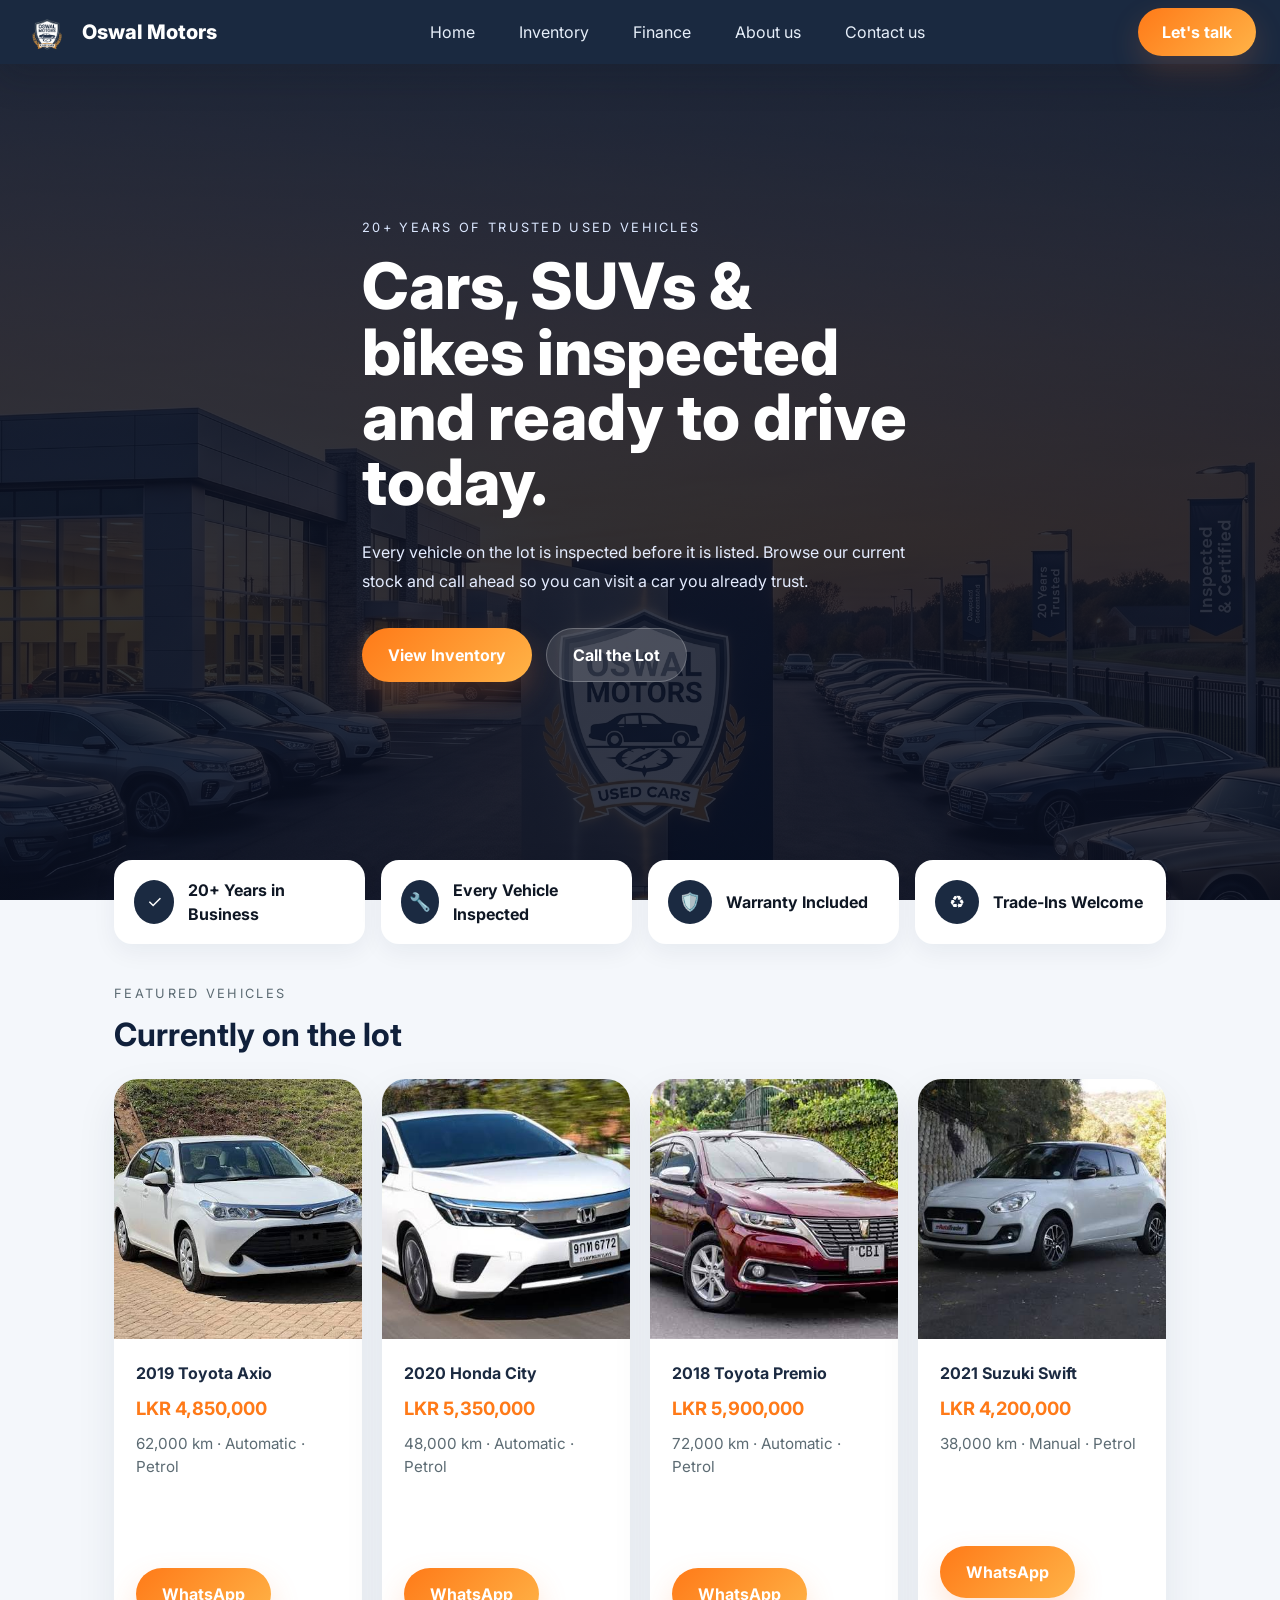
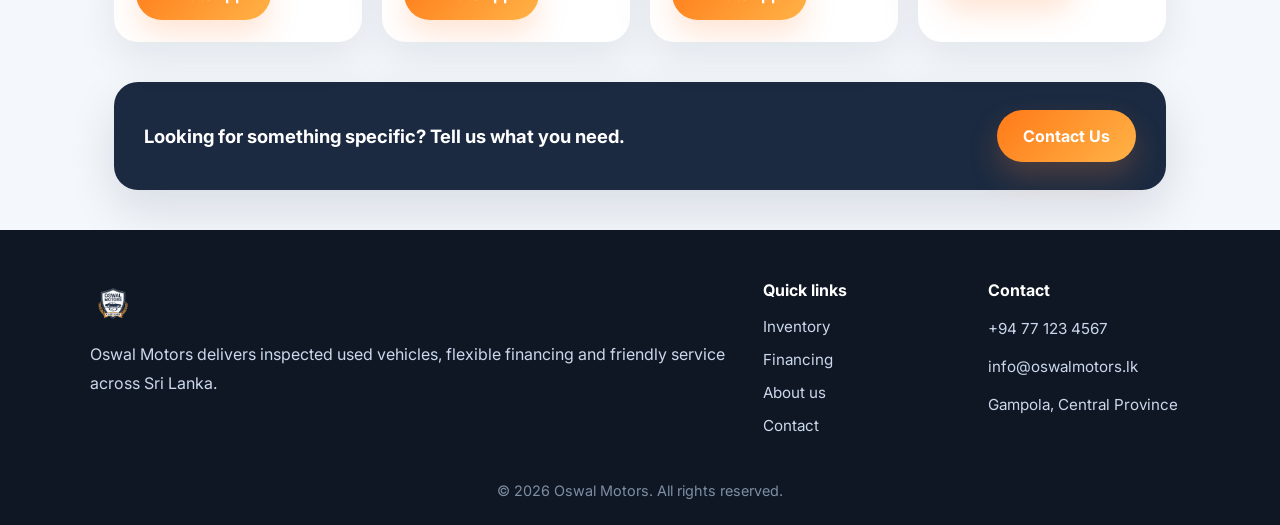
<file: index.html>
﻿<!DOCTYPE html>
<html lang="en">

<head>
    <meta charset="UTF-8">
    <meta name="viewport" content="width=device-width, initial-scale=1.0">
    <title>Oswal Motors</title>
    <link rel="stylesheet" href="css/style.css">
</head>

<body>
    <nav class="navbar">
        <div class="logo">
            <img src="imgs/logo/logo.svg" alt="Oswal Motors Logo" class="logo-image">
            <h1>Oswal Motors</h1>
        </div>
        <button class="menu-toggle">
            <span></span>
            <span></span>
            <span></span>
        </button>
        <div class="menu-items">
            <ul>
                <li><a href="index.html">Home</a></li>
                <li><a href="inventory.html">Inventory</a></li>
                <li><a href="financing.html">Finance</a></li>
                <li><a href="about.html">About us</a></li>
                <li><a href="contact.html">Contact us</a></li>
            </ul>
        </div>
        <a href="contact.html" class="header-cta">Let's talk</a>
    </nav>

    <main>
        <section class="hero-section">
            <div class="hs-bg">
                <div class="hero-content">
                    <p class="eyebrow">20+ years of trusted used vehicles</p>
                    <h1>Cars, SUVs &amp; bikes inspected and ready to drive today.</h1>
                    <p class="hero-copy">Every vehicle on the lot is inspected before it is listed. Browse our current stock and call ahead so you can visit a car you already trust.</p>
                    <div class="hero-buttons">
                        <a href="inventory.html" class="button-primary">View Inventory</a>
                        <a href="contact.html" class="button-secondary">Call the Lot</a>
                    </div>
                </div>
            </div>
        </section>

        <section class="section trust-section">
            <div class="trust-grid">
                <div class="trust-card">
                    <span class="trust-icon">✓</span>
                    <p>20+ Years in Business</p>
                </div>
                <div class="trust-card">
                    <span class="trust-icon">🔧</span>
                    <p>Every Vehicle Inspected</p>
                </div>
                <div class="trust-card">
                    <span class="trust-icon">🛡️</span>
                    <p>Warranty Included</p>
                </div>
                <div class="trust-card">
                    <span class="trust-icon">♻️</span>
                    <p>Trade-Ins Welcome</p>
                </div>
            </div>
        </section>

        <section class="section featured-section">
            <div class="section-header">
                <p class="section-label">Featured vehicles</p>
                <h2>Currently on the lot</h2>
            </div>
            <div class="vehicle-grid">
                <article class="vehicle-card">
                    <div class="vehicle-image"><img src="imgs/images.jpg" alt="2019 Toyota Axio"></div>
                    <div class="vehicle-copy">
                        <p class="vehicle-year">2019 Toyota Axio</p>
                        <p class="vehicle-price">LKR 4,850,000</p>
                        <p class="vehicle-specs">62,000 km · Automatic · Petrol</p>
                        <div class="vehicle-actions">
                            <a href="inventory.html" class="button-secondary">View Details</a>
                            <a href="contact.html" class="button-primary">WhatsApp</a>
                        </div>
                    </div>
                </article>
                <article class="vehicle-card">
                    <div class="vehicle-image"><img src="imgs/Honda City.jpg" alt="2020 Honda City"></div>
                    <div class="vehicle-copy">
                        <p class="vehicle-year">2020 Honda City</p>
                        <p class="vehicle-price">LKR 5,350,000</p>
                        <p class="vehicle-specs">48,000 km · Automatic · Petrol</p>
                        <div class="vehicle-actions">
                            <a href="inventory.html" class="button-secondary">View Details</a>
                            <a href="contact.html" class="button-primary">WhatsApp</a>
                        </div>
                    </div>
                </article>
                <article class="vehicle-card">
                    <div class="vehicle-image"><img src="imgs/Toyota Premio.jpg" alt="2018 Toyota Premio"></div>
                    <div class="vehicle-copy">
                        <p class="vehicle-year">2018 Toyota Premio</p>
                        <p class="vehicle-price">LKR 5,900,000</p>
                        <p class="vehicle-specs">72,000 km · Automatic · Petrol</p>
                        <div class="vehicle-actions">
                            <a href="inventory.html" class="button-secondary">View Details</a>
                            <a href="contact.html" class="button-primary">WhatsApp</a>
                        </div>
                    </div>
                </article>
                <article class="vehicle-card">
                    <div class="vehicle-image"><img src="imgs/Suzuki Swift.jpg" alt="2021 Suzuki Swift"></div>
                    <div class="vehicle-copy">
                        <p class="vehicle-year">2021 Suzuki Swift</p>
                        <p class="vehicle-price">LKR 4,200,000</p>
                        <p class="vehicle-specs">38,000 km · Manual · Petrol</p>
                        <div class="vehicle-actions">
                            <a href="inventory.html" class="button-secondary">View Details</a>
                            <a href="contact.html" class="button-primary">WhatsApp</a>
                        </div>
                    </div>
                </article>
            </div>
        </section>

        <section class="section closing-cta-section">
            <div class="closing-cta">
                <p>Looking for something specific? Tell us what you need.</p>
                <a href="contact.html" class="button-primary">Contact Us</a>
            </div>
        </section>
    </main>

    <footer class="footer">
        <div class="footer-inner">
            <div class="footer-brand">
                <img src="imgs/logo/logo.svg" alt="Oswal Motors" class="logo-image">
                <p>Oswal Motors delivers inspected used vehicles, flexible financing and friendly service across Sri Lanka.</p>
            </div>
            <div class="footer-links">
                <div>
                    <h3>Quick links</h3>
                    <a href="inventory.html">Inventory</a>
                    <a href="financing.html">Financing</a>
                    <a href="about.html">About us</a>
                    <a href="contact.html">Contact</a>
                </div>
                <div>
                    <h3>Contact</h3>
                    <p>+94 77 123 4567</p>
                    <p>info@oswalmotors.lk</p>
                    <p>Gampola, Central Province</p>
                </div>
            </div>
        </div>
        <div class="footer-bottom">&copy; 2026 Oswal Motors. All rights reserved.</div>
    </footer>
    <script src="js/main.js"></script>
</body>

</html>
</file>
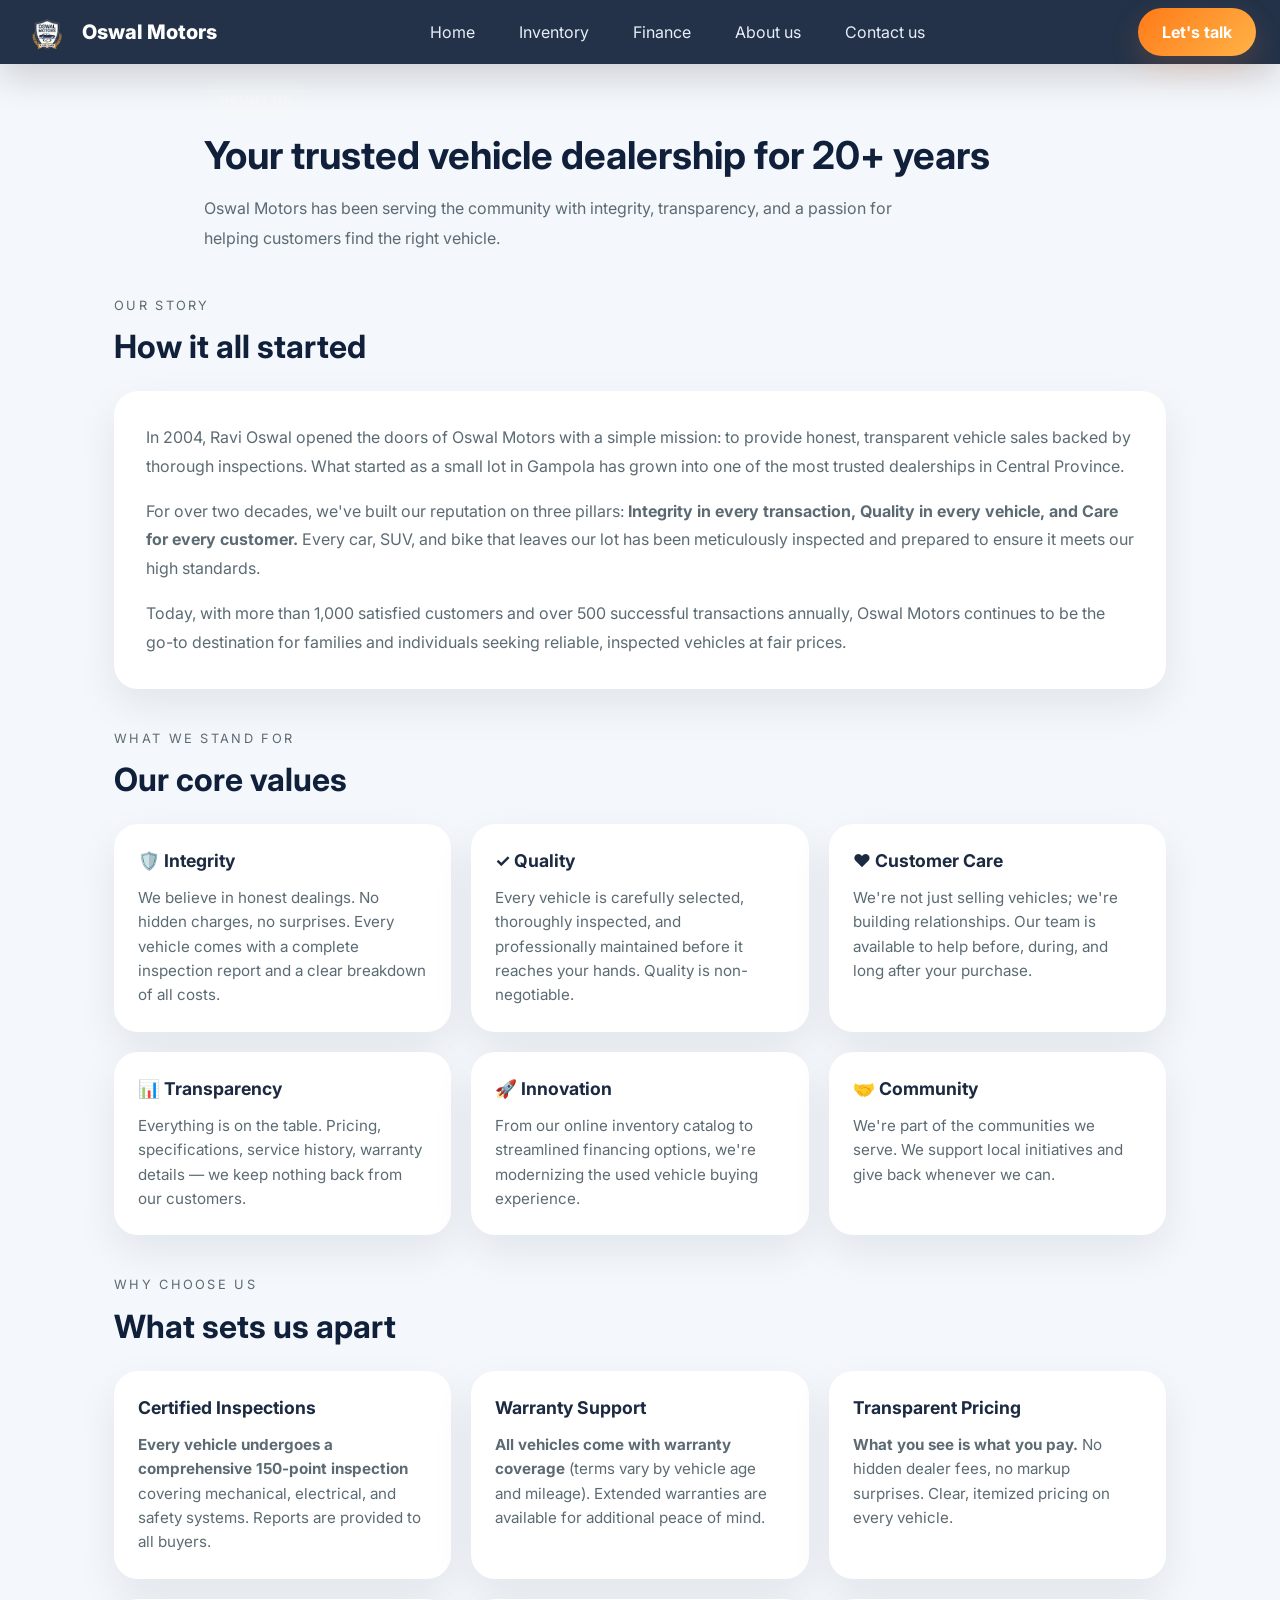
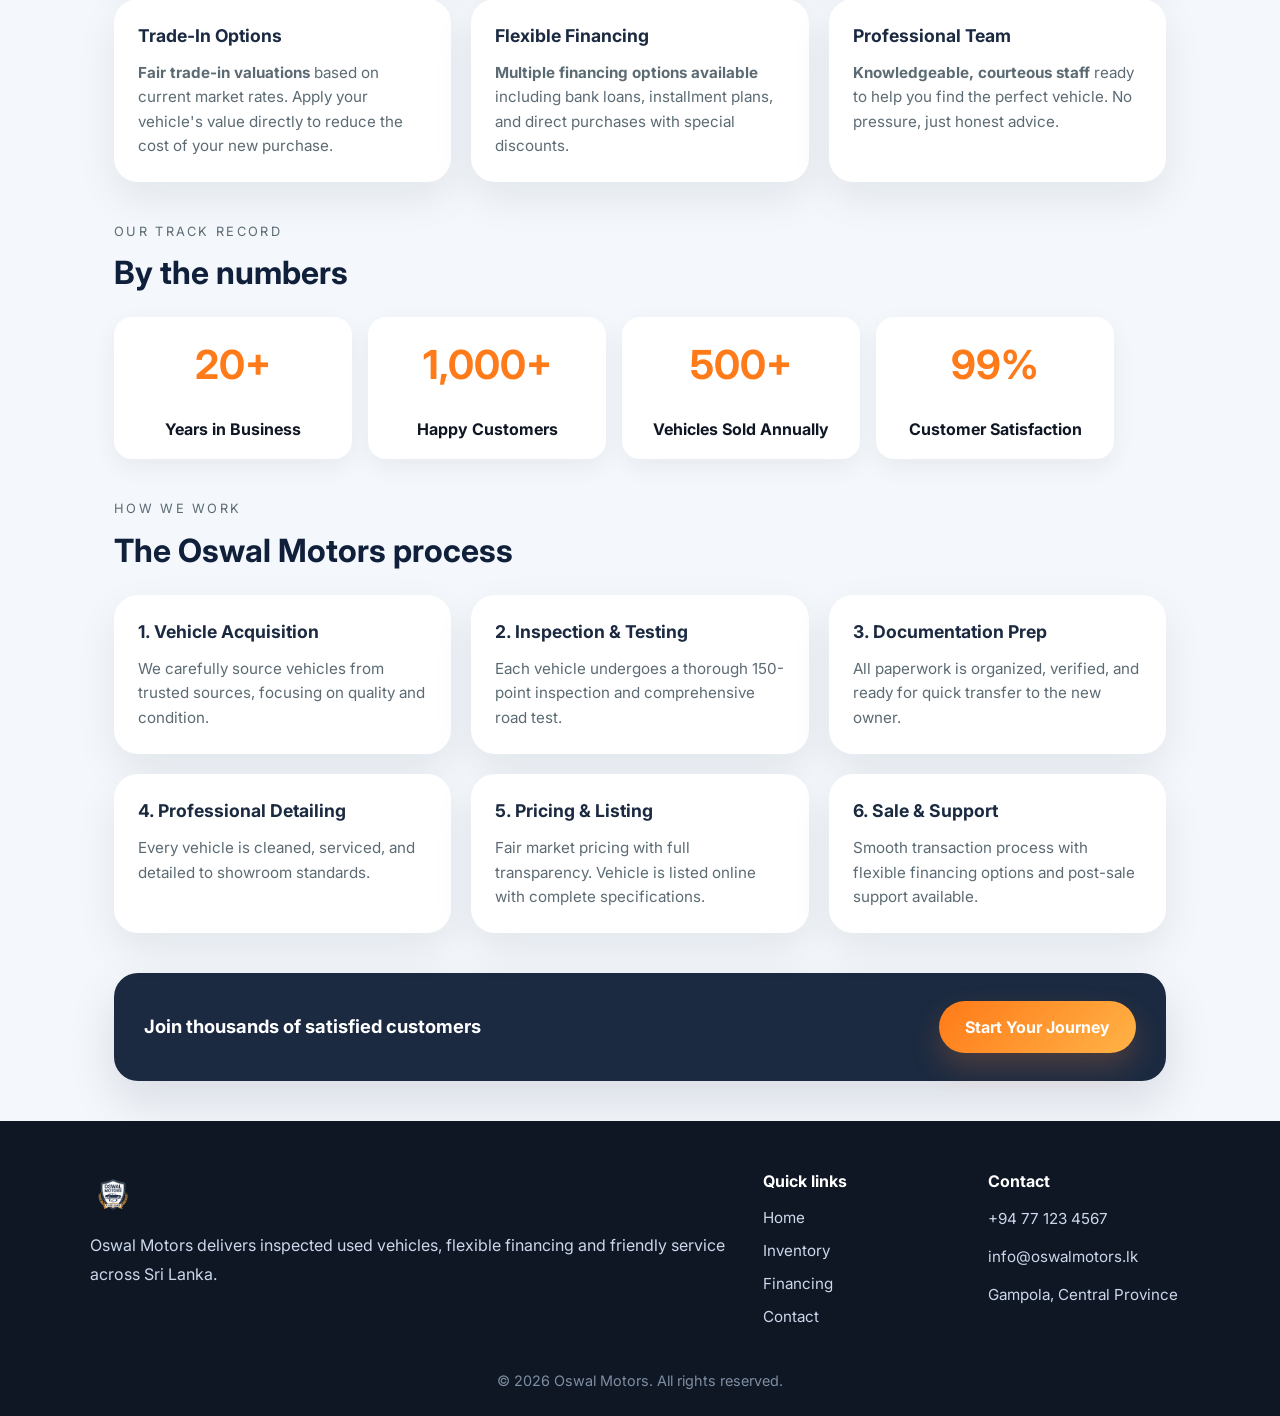
<file: about.html>
<!DOCTYPE html>
<html lang="en">

<head>
  <meta charset="UTF-8">
  <meta name="viewport" content="width=device-width, initial-scale=1.0">
  <title>About Us | Oswal Motors</title>
  <link rel="stylesheet" href="css/style.css">
</head>

<body>
  <nav class="navbar">
    <div class="logo">
      <img src="imgs/logo/logo.svg" alt="Oswal Motors Logo" class="logo-image">
      <h1>Oswal Motors</h1>
    </div>
    <button class="menu-toggle">
      <span></span>
      <span></span>
      <span></span>
    </button>
    <div class="menu-items">
      <ul>
        <li><a href="index.html">Home</a></li>
        <li><a href="inventory.html">Inventory</a></li>
        <li><a href="financing.html">Finance</a></li>
        <li><a href="about.html">About us</a></li>
        <li><a href="contact.html">Contact us</a></li>
      </ul>
    </div>
    <a href="contact.html" class="header-cta">Let's talk</a>
  </nav>

  <main style="margin-top: 80px;">
    <section class="page-header">
      <span class="page-highlight">About us</span>
      <h1>Your trusted vehicle dealership for 20+ years</h1>
      <p class="page-intro">Oswal Motors has been serving the community with integrity, transparency, and a passion for helping customers find the right vehicle.</p>
    </section>

    <!-- Our Story -->
    <section class="section">
      <div class="section-header">
        <p class="section-label">Our story</p>
        <h2>How it all started</h2>
      </div>

      <div style="background: #ffffff; padding: 32px; border-radius: 24px; box-shadow: 0 16px 40px rgba(17, 34, 68, 0.08); line-height: 1.8;">
        <p style="margin: 0 0 16px; color: #5c6b73; font-size: 1rem;">
          In 2004, Ravi Oswal opened the doors of Oswal Motors with a simple mission: to provide honest, transparent vehicle sales backed by thorough inspections. What started as a small lot in Gampola has grown into one of the most trusted dealerships in Central Province.
        </p>
        <p style="margin: 0 0 16px; color: #5c6b73; font-size: 1rem;">
          For over two decades, we've built our reputation on three pillars: <strong>Integrity in every transaction, Quality in every vehicle, and Care for every customer.</strong> Every car, SUV, and bike that leaves our lot has been meticulously inspected and prepared to ensure it meets our high standards.
        </p>
        <p style="margin: 0; color: #5c6b73; font-size: 1rem;">
          Today, with more than 1,000 satisfied customers and over 500 successful transactions annually, Oswal Motors continues to be the go-to destination for families and individuals seeking reliable, inspected vehicles at fair prices.
        </p>
      </div>
    </section>

    <!-- Our Values -->
    <section class="section">
      <div class="section-header">
        <p class="section-label">What we stand for</p>
        <h2>Our core values</h2>
      </div>

      <div class="service-grid">
        <article class="service-card">
          <h3>🛡️ Integrity</h3>
          <p>We believe in honest dealings. No hidden charges, no surprises. Every vehicle comes with a complete inspection report and a clear breakdown of all costs.</p>
        </article>

        <article class="service-card">
          <h3>✓ Quality</h3>
          <p>Every vehicle is carefully selected, thoroughly inspected, and professionally maintained before it reaches your hands. Quality is non-negotiable.</p>
        </article>

        <article class="service-card">
          <h3>❤️ Customer Care</h3>
          <p>We're not just selling vehicles; we're building relationships. Our team is available to help before, during, and long after your purchase.</p>
        </article>

        <article class="service-card">
          <h3>📊 Transparency</h3>
          <p>Everything is on the table. Pricing, specifications, service history, warranty details — we keep nothing back from our customers.</p>
        </article>

        <article class="service-card">
          <h3>🚀 Innovation</h3>
          <p>From our online inventory catalog to streamlined financing options, we're modernizing the used vehicle buying experience.</p>
        </article>

        <article class="service-card">
          <h3>🤝 Community</h3>
          <p>We're part of the communities we serve. We support local initiatives and give back whenever we can.</p>
        </article>
      </div>
    </section>

    <!-- Why Choose Us -->
    <section class="section">
      <div class="section-header">
        <p class="section-label">Why choose us</p>
        <h2>What sets us apart</h2>
      </div>

      <div class="value-grid">
        <article class="value-card">
          <h3>Certified Inspections</h3>
          <p><span style="font-weight: 700;">Every vehicle undergoes a comprehensive 150-point inspection</span> covering mechanical, electrical, and safety systems. Reports are provided to all buyers.</p>
        </article>

        <article class="value-card">
          <h3>Warranty Support</h3>
          <p><span style="font-weight: 700;">All vehicles come with warranty coverage</span> (terms vary by vehicle age and mileage). Extended warranties are available for additional peace of mind.</p>
        </article>

        <article class="value-card">
          <h3>Transparent Pricing</h3>
          <p><span style="font-weight: 700;">What you see is what you pay.</span> No hidden dealer fees, no markup surprises. Clear, itemized pricing on every vehicle.</p>
        </article>

        <article class="value-card">
          <h3>Trade-In Options</h3>
          <p><span style="font-weight: 700;">Fair trade-in valuations</span> based on current market rates. Apply your vehicle's value directly to reduce the cost of your new purchase.</p>
        </article>

        <article class="value-card">
          <h3>Flexible Financing</h3>
          <p><span style="font-weight: 700;">Multiple financing options available</span> including bank loans, installment plans, and direct purchases with special discounts.</p>
        </article>

        <article class="value-card">
          <h3>Professional Team</h3>
          <p><span style="font-weight: 700;">Knowledgeable, courteous staff</span> ready to help you find the perfect vehicle. No pressure, just honest advice.</p>
        </article>
      </div>
    </section>

    <!-- By The Numbers -->
    <section class="section">
      <div class="section-header">
        <p class="section-label">Our track record</p>
        <h2>By the numbers</h2>
      </div>

      <div class="trust-grid" style="max-width: 1000px;">
        <div class="trust-card" style="text-align: center; flex-direction: column;">
          <span style="font-size: 2.5rem; font-weight: 700; color: #ff7a18;">20+</span>
          <p style="margin: 8px 0 0 0;">Years in Business</p>
        </div>
        <div class="trust-card" style="text-align: center; flex-direction: column;">
          <span style="font-size: 2.5rem; font-weight: 700; color: #ff7a18;">1,000+</span>
          <p style="margin: 8px 0 0 0;">Happy Customers</p>
        </div>
        <div class="trust-card" style="text-align: center; flex-direction: column;">
          <span style="font-size: 2.5rem; font-weight: 700; color: #ff7a18;">500+</span>
          <p style="margin: 8px 0 0 0;">Vehicles Sold Annually</p>
        </div>
        <div class="trust-card" style="text-align: center; flex-direction: column;">
          <span style="font-size: 2.5rem; font-weight: 700; color: #ff7a18;">99%</span>
          <p style="margin: 8px 0 0 0;">Customer Satisfaction</p>
        </div>
      </div>
    </section>

    <!-- Our Process -->
    <section class="section">
      <div class="section-header">
        <p class="section-label">How we work</p>
        <h2>The Oswal Motors process</h2>
      </div>

      <div class="service-grid">
        <article class="service-card">
          <h3>1. Vehicle Acquisition</h3>
          <p>We carefully source vehicles from trusted sources, focusing on quality and condition.</p>
        </article>

        <article class="service-card">
          <h3>2. Inspection & Testing</h3>
          <p>Each vehicle undergoes a thorough 150-point inspection and comprehensive road test.</p>
        </article>

        <article class="service-card">
          <h3>3. Documentation Prep</h3>
          <p>All paperwork is organized, verified, and ready for quick transfer to the new owner.</p>
        </article>

        <article class="service-card">
          <h3>4. Professional Detailing</h3>
          <p>Every vehicle is cleaned, serviced, and detailed to showroom standards.</p>
        </article>

        <article class="service-card">
          <h3>5. Pricing & Listing</h3>
          <p>Fair market pricing with full transparency. Vehicle is listed online with complete specifications.</p>
        </article>

        <article class="service-card">
          <h3>6. Sale & Support</h3>
          <p>Smooth transaction process with flexible financing options and post-sale support available.</p>
        </article>
      </div>
    </section>

    <!-- Call to Action -->
    <section class="section closing-cta-section">
      <div class="closing-cta">
        <p>Join thousands of satisfied customers</p>
        <a href="inventory.html" class="button-primary">Start Your Journey</a>
      </div>
    </section>
  </main>

  <footer class="footer">
    <div class="footer-inner">
      <div class="footer-brand">
        <img src="imgs/logo/logo.svg" alt="Oswal Motors" class="logo-image">
        <p>Oswal Motors delivers inspected used vehicles, flexible financing and friendly service across Sri Lanka.</p>
      </div>
      <div class="footer-links">
        <div>
          <h3>Quick links</h3>
          <a href="index.html">Home</a>
          <a href="inventory.html">Inventory</a>
          <a href="financing.html">Financing</a>
          <a href="contact.html">Contact</a>
        </div>
        <div>
          <h3>Contact</h3>
          <p>+94 77 123 4567</p>
          <p>info@oswalmotors.lk</p>
          <p>Gampola, Central Province</p>
        </div>
      </div>
    </div>
    <div class="footer-bottom">&copy; 2026 Oswal Motors. All rights reserved.</div>
  </footer>
  <script src="js/main.js"></script>
</body>

</html>
</file>
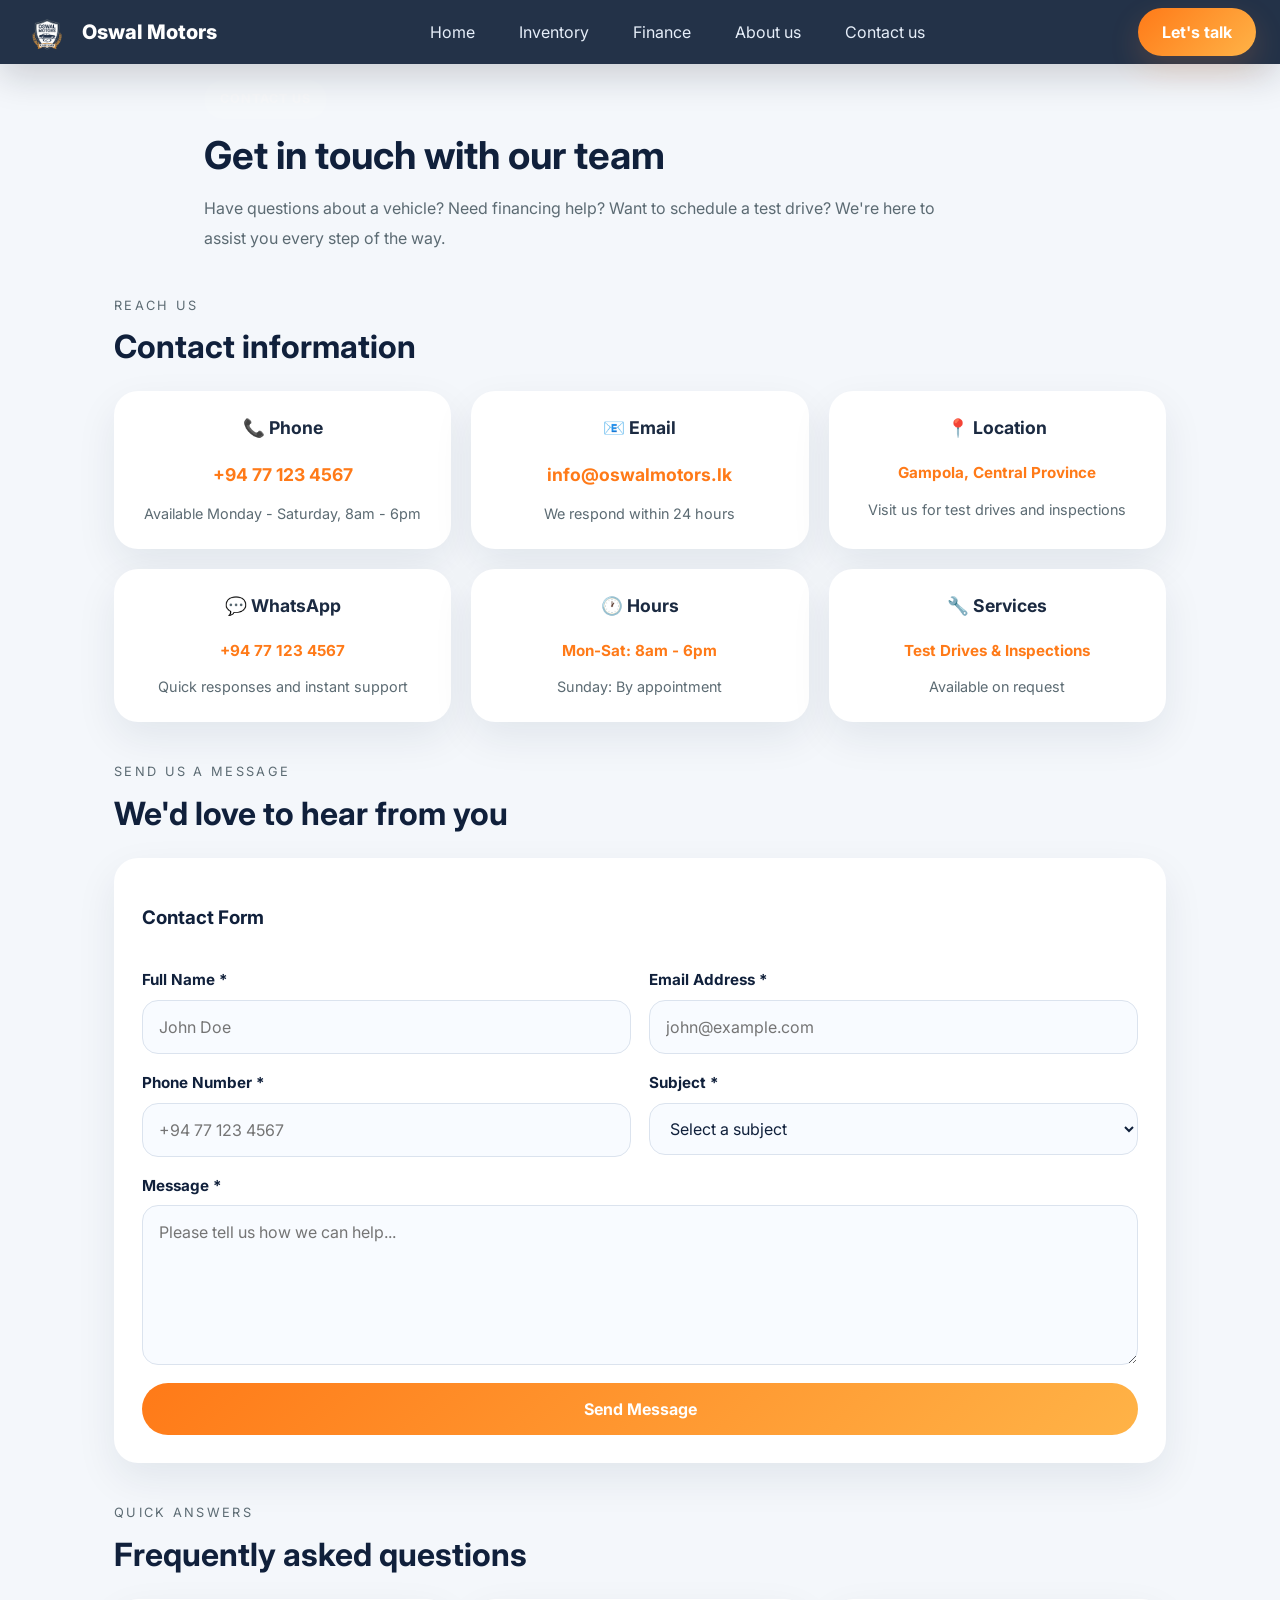
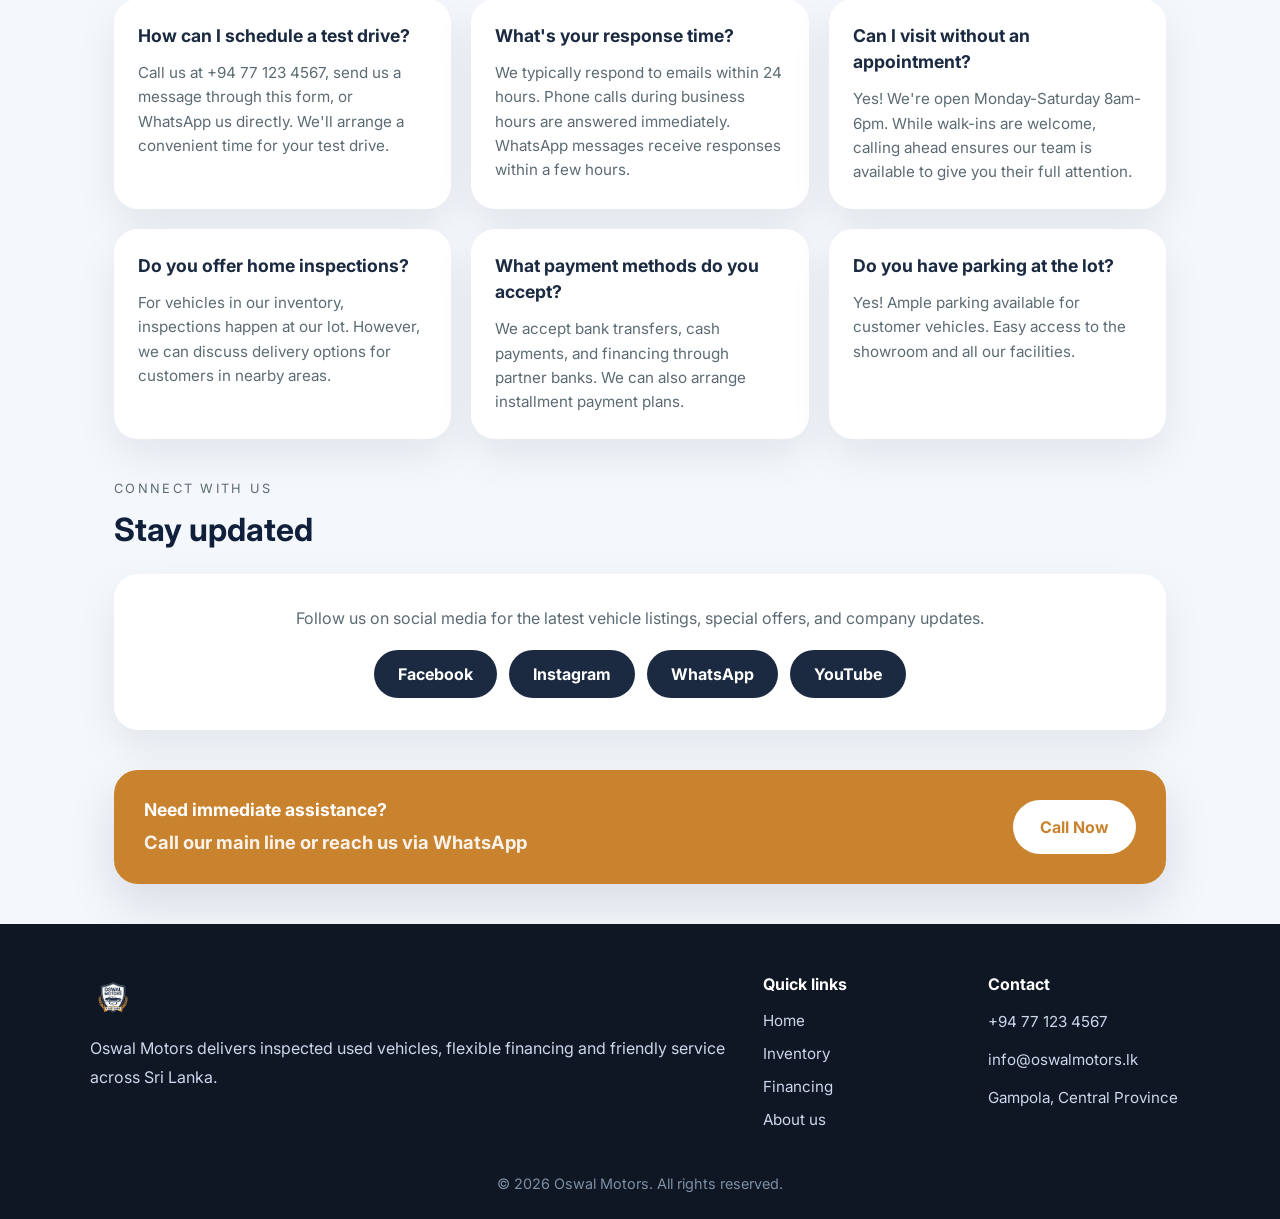
<file: contact.html>
<!DOCTYPE html>
<html lang="en">

<head>
  <meta charset="UTF-8">
  <meta name="viewport" content="width=device-width, initial-scale=1.0">
  <title>Contact Us | Oswal Motors</title>
  <link rel="stylesheet" href="css/style.css">
</head>

<body>
  <nav class="navbar">
    <div class="logo">
      <img src="imgs/logo/logo.svg" alt="Oswal Motors Logo" class="logo-image">
      <h1>Oswal Motors</h1>
    </div>
    <button class="menu-toggle">
      <span></span>
      <span></span>
      <span></span>
    </button>
    <div class="menu-items">
      <ul>
        <li><a href="index.html">Home</a></li>
        <li><a href="inventory.html">Inventory</a></li>
        <li><a href="financing.html">Finance</a></li>
        <li><a href="about.html">About us</a></li>
        <li><a href="contact.html">Contact us</a></li>
      </ul>
    </div>
    <a href="contact.html" class="header-cta">Let's talk</a>
  </nav>

  <main style="margin-top: 80px;">
    <section class="page-header">
      <span class="page-highlight">Contact us</span>
      <h1>Get in touch with our team</h1>
      <p class="page-intro">Have questions about a vehicle? Need financing help? Want to schedule a test drive? We're here to assist you every step of the way.</p>
    </section>

    <!-- Contact Information -->
    <section class="section">
      <div class="section-header">
        <p class="section-label">Reach us</p>
        <h2>Contact information</h2>
      </div>

      <div class="value-grid">
        <article class="value-card" style="text-align: center;">
          <h3>📞 Phone</h3>
          <p style="margin-top: 8px;"><span style="font-weight: 700; color: #ff7a18; font-size: 1.1rem;">+94 77 123 4567</span></p>
          <p style="font-size: 0.9rem;">Available Monday - Saturday, 8am - 6pm</p>
        </article>

        <article class="value-card" style="text-align: center;">
          <h3>📧 Email</h3>
          <p style="margin-top: 8px;"><span style="font-weight: 700; color: #ff7a18; font-size: 1.1rem;">info@oswalmotors.lk</span></p>
          <p style="font-size: 0.9rem;">We respond within 24 hours</p>
        </article>

        <article class="value-card" style="text-align: center;">
          <h3>📍 Location</h3>
          <p style="margin-top: 8px;"><span style="font-weight: 700; color: #ff7a18;">Gampola, Central Province</span></p>
          <p style="font-size: 0.9rem;">Visit us for test drives and inspections</p>
        </article>

        <article class="value-card" style="text-align: center;">
          <h3>💬 WhatsApp</h3>
          <p style="margin-top: 8px;"><span style="font-weight: 700; color: #ff7a18;">+94 77 123 4567</span></p>
          <p style="font-size: 0.9rem;">Quick responses and instant support</p>
        </article>

        <article class="value-card" style="text-align: center;">
          <h3>🕐 Hours</h3>
          <p style="margin-top: 8px;"><span style="font-weight: 700; color: #ff7a18;">Mon-Sat: 8am - 6pm</span></p>
          <p style="font-size: 0.9rem;">Sunday: By appointment</p>
        </article>

        <article class="value-card" style="text-align: center;">
          <h3>🔧 Services</h3>
          <p style="margin-top: 8px;"><span style="font-weight: 700; color: #ff7a18;">Test Drives & Inspections</span></p>
          <p style="font-size: 0.9rem;">Available on request</p>
        </article>
      </div>
    </section>

    <!-- Contact Form -->
    <section class="section">
      <div class="section-header">
        <p class="section-label">Send us a message</p>
        <h2>We'd love to hear from you</h2>
      </div>

      <form class="contact-form" id="contactForm">
        <h3>Contact Form</h3>

        <div class="form-row">
          <div class="form-field">
            <label for="name">Full Name *</label>
            <input type="text" id="name" name="name" required placeholder="John Doe">
          </div>
          <div class="form-field">
            <label for="email">Email Address *</label>
            <input type="email" id="email" name="email" required placeholder="john@example.com">
          </div>
        </div>

        <div class="form-row">
          <div class="form-field">
            <label for="phone">Phone Number *</label>
            <input type="tel" id="phone" name="phone" required placeholder="+94 77 123 4567">
          </div>
          <div class="form-field">
            <label for="subject">Subject *</label>
            <select id="subject" name="subject" required>
              <option value="">Select a subject</option>
              <option value="vehicle-inquiry">Vehicle Inquiry</option>
              <option value="financing">Financing Question</option>
              <option value="test-drive">Schedule Test Drive</option>
              <option value="trade-in">Trade-In Valuation</option>
              <option value="general">General Question</option>
              <option value="feedback">Feedback</option>
            </select>
          </div>
        </div>

        <div class="form-field">
          <label for="message">Message *</label>
          <textarea id="message" name="message" required placeholder="Please tell us how we can help..."></textarea>
        </div>

        <button type="submit" class="form-submit">Send Message</button>
      </form>
    </section>

    <!-- FAQ Section -->
    <section class="section">
      <div class="section-header">
        <p class="section-label">Quick answers</p>
        <h2>Frequently asked questions</h2>
      </div>

      <div class="service-grid">
        <article class="service-card">
          <h3>How can I schedule a test drive?</h3>
          <p>Call us at +94 77 123 4567, send us a message through this form, or WhatsApp us directly. We'll arrange a convenient time for your test drive.</p>
        </article>

        <article class="service-card">
          <h3>What's your response time?</h3>
          <p>We typically respond to emails within 24 hours. Phone calls during business hours are answered immediately. WhatsApp messages receive responses within a few hours.</p>
        </article>

        <article class="service-card">
          <h3>Can I visit without an appointment?</h3>
          <p>Yes! We're open Monday-Saturday 8am-6pm. While walk-ins are welcome, calling ahead ensures our team is available to give you their full attention.</p>
        </article>

        <article class="service-card">
          <h3>Do you offer home inspections?</h3>
          <p>For vehicles in our inventory, inspections happen at our lot. However, we can discuss delivery options for customers in nearby areas.</p>
        </article>

        <article class="service-card">
          <h3>What payment methods do you accept?</h3>
          <p>We accept bank transfers, cash payments, and financing through partner banks. We can also arrange installment payment plans.</p>
        </article>

        <article class="service-card">
          <h3>Do you have parking at the lot?</h3>
          <p>Yes! Ample parking available for customer vehicles. Easy access to the showroom and all our facilities.</p>
        </article>
      </div>
    </section>

    <!-- Follow Us / Social -->
    <section class="section">
      <div class="section-header">
        <p class="section-label">Connect with us</p>
        <h2>Stay updated</h2>
      </div>

      <div style="background: #ffffff; padding: 32px; border-radius: 24px; box-shadow: 0 16px 40px rgba(17, 34, 68, 0.08); text-align: center;">
        <p style="margin: 0 0 20px; color: #5c6b73; font-size: 1rem;">
          Follow us on social media for the latest vehicle listings, special offers, and company updates.
        </p>
        <div style="display: flex; gap: 12px; justify-content: center; flex-wrap: wrap;">
          <a href="#" style="display: inline-block; padding: 12px 24px; background: #1B2A41; color: #ffffff; border-radius: 999px; font-weight: 700; text-decoration: none;">Facebook</a>
          <a href="#" style="display: inline-block; padding: 12px 24px; background: #1B2A41; color: #ffffff; border-radius: 999px; font-weight: 700; text-decoration: none;">Instagram</a>
          <a href="#" style="display: inline-block; padding: 12px 24px; background: #1B2A41; color: #ffffff; border-radius: 999px; font-weight: 700; text-decoration: none;">WhatsApp</a>
          <a href="#" style="display: inline-block; padding: 12px 24px; background: #1B2A41; color: #ffffff; border-radius: 999px; font-weight: 700; text-decoration: none;">YouTube</a>
        </div>
      </div>
    </section>

    <!-- Emergency Contact -->
    <section class="section closing-cta-section">
      <div class="closing-cta" style="background: #c9822e; border-radius: 24px;">
        <div style="flex: 1;">
          <p style="margin: 0; font-weight: 700; font-size: 1.1rem;">Need immediate assistance?</p>
          <p style="margin: 8px 0 0; opacity: 0.9;">Call our main line or reach us via WhatsApp</p>
        </div>
        <div>
          <a href="tel:+94771234567" class="button-secondary" style="background: #ffffff; color: #c9822e;">Call Now</a>
        </div>
      </div>
    </section>
  </main>

  <footer class="footer">
    <div class="footer-inner">
      <div class="footer-brand">
        <img src="imgs/logo/logo.svg" alt="Oswal Motors" class="logo-image">
        <p>Oswal Motors delivers inspected used vehicles, flexible financing and friendly service across Sri Lanka.</p>
      </div>
      <div class="footer-links">
        <div>
          <h3>Quick links</h3>
          <a href="index.html">Home</a>
          <a href="inventory.html">Inventory</a>
          <a href="financing.html">Financing</a>
          <a href="about.html">About us</a>
        </div>
        <div>
          <h3>Contact</h3>
          <p>+94 77 123 4567</p>
          <p>info@oswalmotors.lk</p>
          <p>Gampola, Central Province</p>
        </div>
      </div>
    </div>
    <div class="footer-bottom">&copy; 2026 Oswal Motors. All rights reserved.</div>
  </footer>
  <script src="js/main.js"></script>
</body>

</html>
</file>
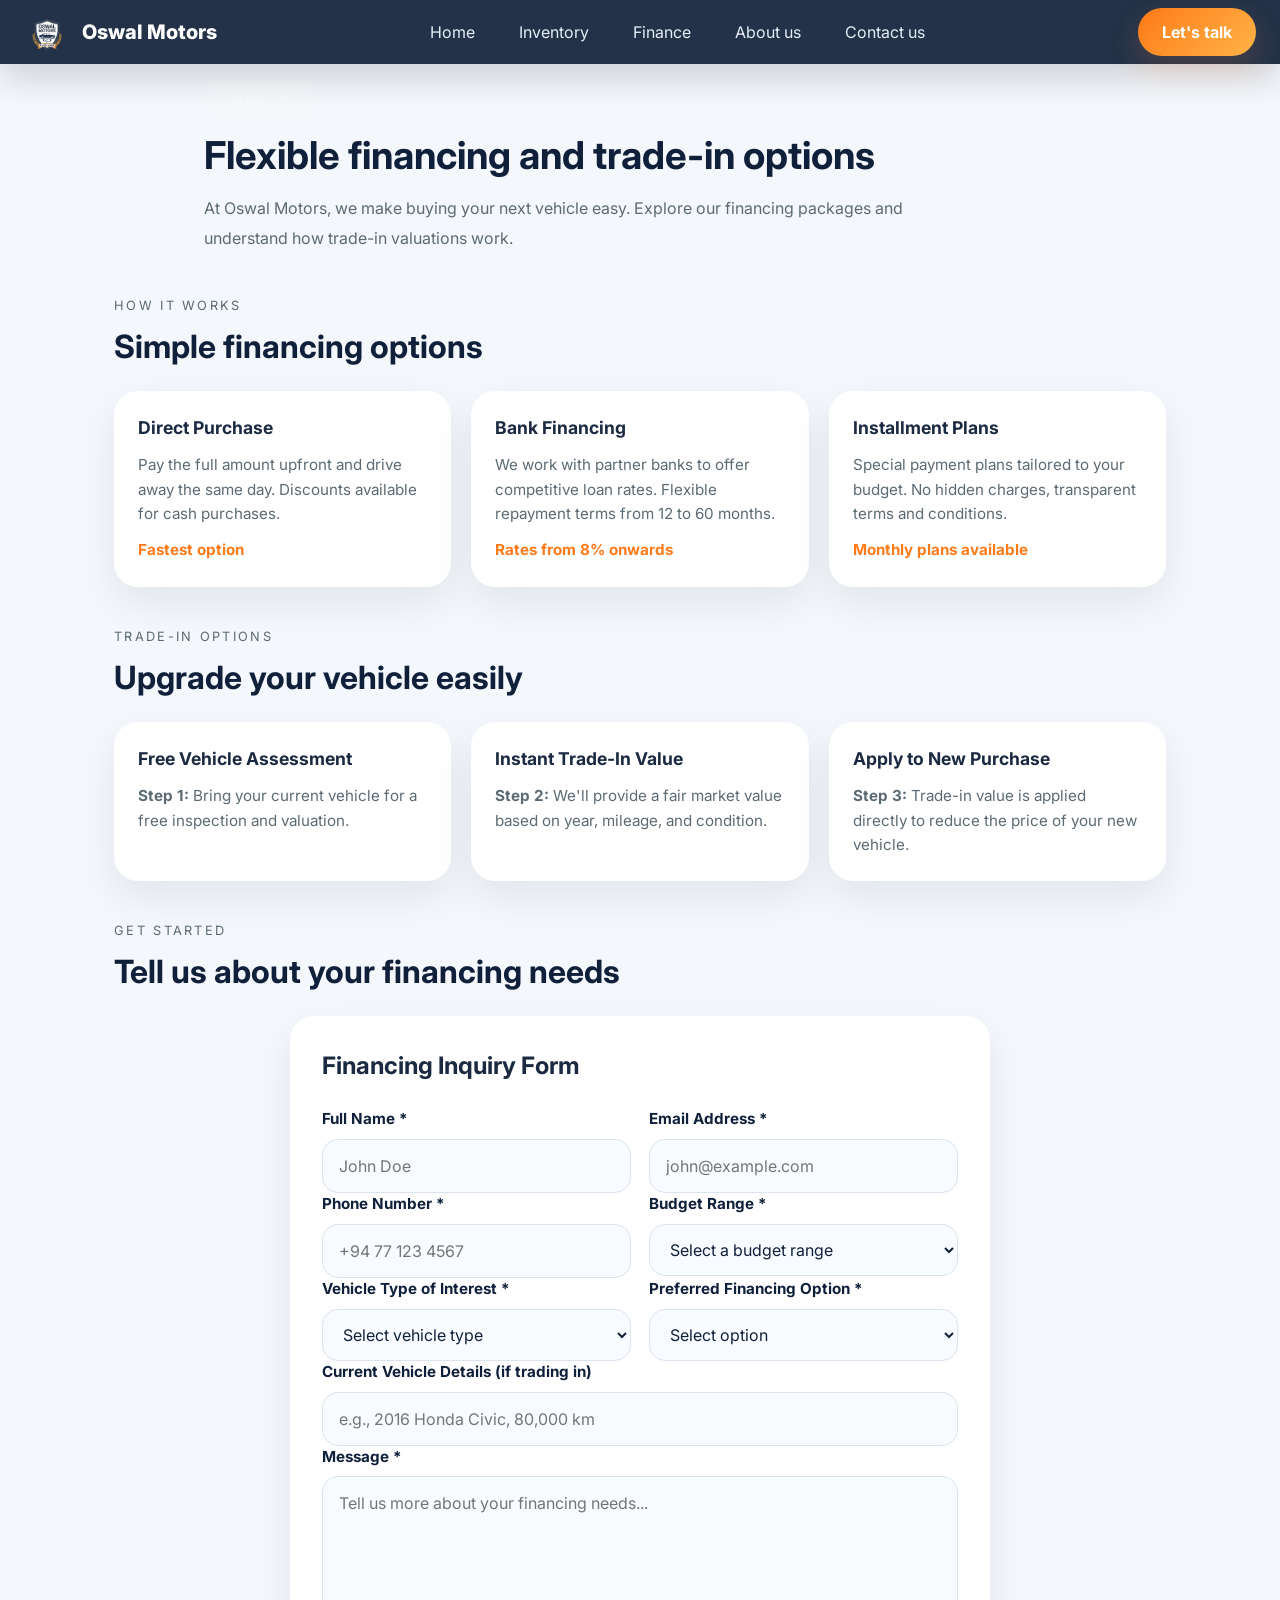
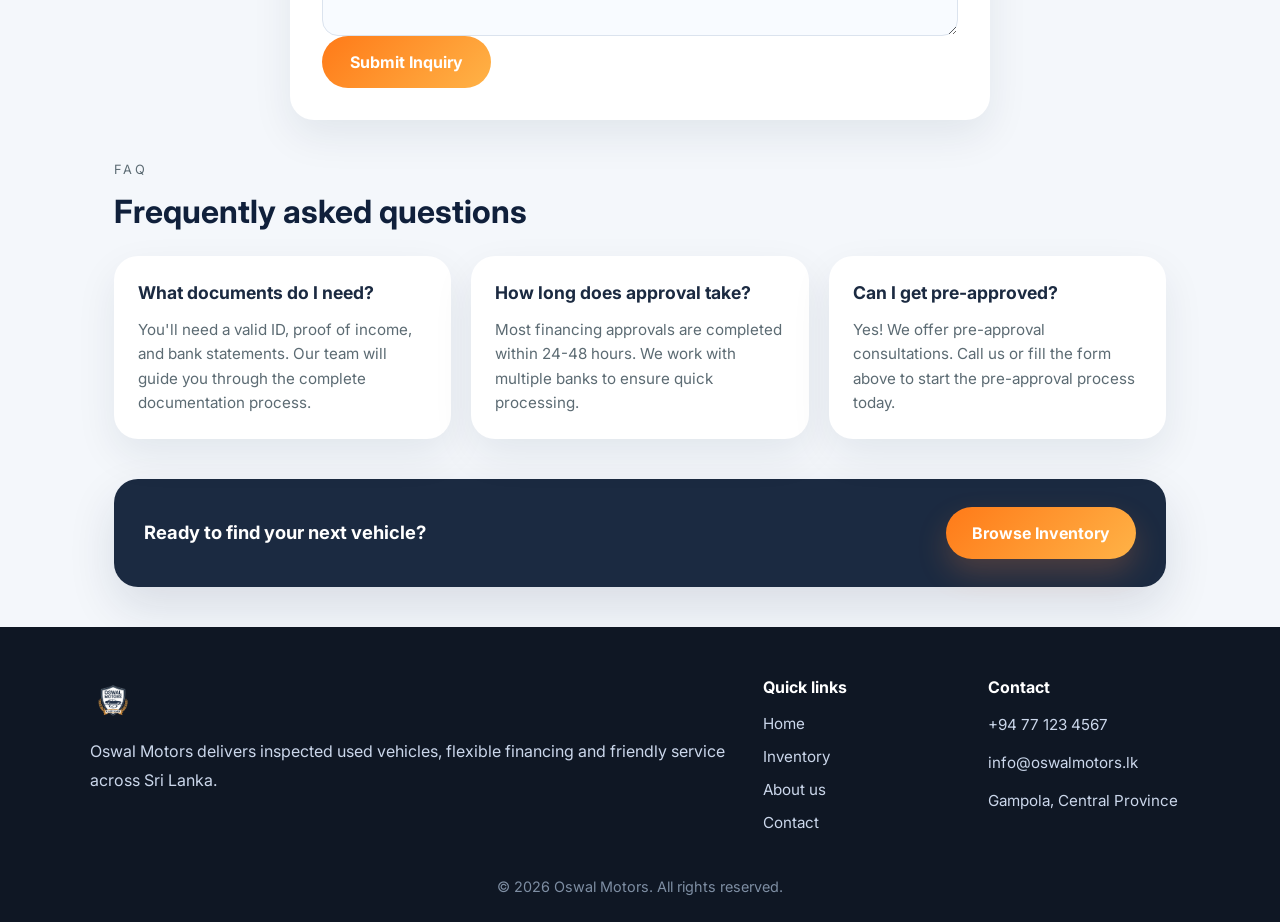
<file: financing.html>
<!DOCTYPE html>
<html lang="en">

<head>
  <meta charset="UTF-8">
  <meta name="viewport" content="width=device-width, initial-scale=1.0">
  <title>Financing & Trade-In | Oswal Motors</title>
  <link rel="stylesheet" href="css/style.css">
</head>

<body>
  <nav class="navbar">
    <div class="logo">
      <img src="imgs/logo/logo.svg" alt="Oswal Motors Logo" class="logo-image">
      <h1>Oswal Motors</h1>
    </div>
    <button class="menu-toggle">
      <span></span>
      <span></span>
      <span></span>
    </button>
    <div class="menu-items">
      <ul>
        <li><a href="index.html">Home</a></li>
        <li><a href="inventory.html">Inventory</a></li>
        <li><a href="financing.html">Finance</a></li>
        <li><a href="about.html">About us</a></li>
        <li><a href="contact.html">Contact us</a></li>
      </ul>
    </div>
    <a href="contact.html" class="header-cta">Let's talk</a>
  </nav>

  <main style="margin-top: 80px;">
    <section class="page-header">
      <span class="page-highlight">Financing</span>
      <h1>Flexible financing and trade-in options</h1>
      <p class="page-intro">At Oswal Motors, we make buying your next vehicle easy. Explore our financing packages and understand how trade-in valuations work.</p>
    </section>

    <!-- Financing Options -->
    <section class="section">
      <div class="section-header">
        <p class="section-label">How it works</p>
        <h2>Simple financing options</h2>
      </div>

      <div class="service-grid">
        <article class="service-card">
          <h3>Direct Purchase</h3>
          <p>Pay the full amount upfront and drive away the same day. Discounts available for cash purchases.</p>
          <p style="font-weight: 700; color: #ff7a18;">Fastest option</p>
        </article>

        <article class="service-card">
          <h3>Bank Financing</h3>
          <p>We work with partner banks to offer competitive loan rates. Flexible repayment terms from 12 to 60 months.</p>
          <p style="font-weight: 700; color: #ff7a18;">Rates from 8% onwards</p>
        </article>

        <article class="service-card">
          <h3>Installment Plans</h3>
          <p>Special payment plans tailored to your budget. No hidden charges, transparent terms and conditions.</p>
          <p style="font-weight: 700; color: #ff7a18;">Monthly plans available</p>
        </article>
      </div>
    </section>

    <!-- Trade-In Section -->
    <section class="section">
      <div class="section-header">
        <p class="section-label">Trade-in options</p>
        <h2>Upgrade your vehicle easily</h2>
      </div>

      <div class="value-grid">
        <article class="value-card">
          <h3>Free Vehicle Assessment</h3>
          <p><span style="font-weight: 700;">Step 1:</span> Bring your current vehicle for a free inspection and valuation.</p>
        </article>

        <article class="value-card">
          <h3>Instant Trade-In Value</h3>
          <p><span style="font-weight: 700;">Step 2:</span> We'll provide a fair market value based on year, mileage, and condition.</p>
        </article>

        <article class="value-card">
          <h3>Apply to New Purchase</h3>
          <p><span style="font-weight: 700;">Step 3:</span> Trade-in value is applied directly to reduce the price of your new vehicle.</p>
        </article>
      </div>
    </section>

    <!-- Financing Form -->
    <section class="section">
      <div class="section-header">
        <p class="section-label">Get started</p>
        <h2>Tell us about your financing needs</h2>
      </div>

      <form class="financing-form" id="financingForm">
        <h3>Financing Inquiry Form</h3>

        <div class="form-row">
          <div class="form-field">
            <label for="financingName">Full Name *</label>
            <input type="text" id="financingName" name="name" required placeholder="John Doe">
          </div>
          <div class="form-field">
            <label for="financingEmail">Email Address *</label>
            <input type="email" id="financingEmail" name="email" required placeholder="john@example.com">
          </div>
        </div>

        <div class="form-row">
          <div class="form-field">
            <label for="financingPhone">Phone Number *</label>
            <input type="tel" id="financingPhone" name="phone" required placeholder="+94 77 123 4567">
          </div>
          <div class="form-field">
            <label for="budget">Budget Range *</label>
            <select id="budget" name="budget" required>
              <option value="">Select a budget range</option>
              <option value="below-2m">Below LKR 2,000,000</option>
              <option value="2m-4m">LKR 2,000,000 - 4,000,000</option>
              <option value="4m-6m">LKR 4,000,000 - 6,000,000</option>
              <option value="6m-8m">LKR 6,000,000 - 8,000,000</option>
              <option value="above-8m">Above LKR 8,000,000</option>
            </select>
          </div>
        </div>

        <div class="form-row">
          <div class="form-field">
            <label for="vehicleType">Vehicle Type of Interest *</label>
            <select id="vehicleType" name="vehicleType" required>
              <option value="">Select vehicle type</option>
              <option value="sedan">Sedan</option>
              <option value="suv">SUV</option>
              <option value="hatchback">Hatchback</option>
              <option value="bike">Bike</option>
              <option value="van">Van</option>
            </select>
          </div>
          <div class="form-field">
            <label for="financingOption">Preferred Financing Option *</label>
            <select id="financingOption" name="financingOption" required>
              <option value="">Select option</option>
              <option value="cash">Direct Purchase</option>
              <option value="bank-loan">Bank Financing</option>
              <option value="installment">Installment Plan</option>
              <option value="tradein">Trade-In Option</option>
            </select>
          </div>
        </div>

        <div class="form-field">
          <label for="tradeInVehicle">Current Vehicle Details (if trading in)</label>
          <input type="text" id="tradeInVehicle" name="tradeInVehicle" placeholder="e.g., 2016 Honda Civic, 80,000 km">
        </div>

        <div class="form-field">
          <label for="message">Message *</label>
          <textarea id="message" name="message" required placeholder="Tell us more about your financing needs..."></textarea>
        </div>

        <button type="submit" class="form-submit">Submit Inquiry</button>
      </form>
    </section>

    <!-- FAQ Section -->
    <section class="section">
      <div class="section-header">
        <p class="section-label">FAQ</p>
        <h2>Frequently asked questions</h2>
      </div>

      <div class="service-grid">
        <article class="service-card">
          <h3>What documents do I need?</h3>
          <p>You'll need a valid ID, proof of income, and bank statements. Our team will guide you through the complete documentation process.</p>
        </article>

        <article class="service-card">
          <h3>How long does approval take?</h3>
          <p>Most financing approvals are completed within 24-48 hours. We work with multiple banks to ensure quick processing.</p>
        </article>

        <article class="service-card">
          <h3>Can I get pre-approved?</h3>
          <p>Yes! We offer pre-approval consultations. Call us or fill the form above to start the pre-approval process today.</p>
        </article>
      </div>
    </section>

    <section class="section closing-cta-section">
      <div class="closing-cta">
        <p>Ready to find your next vehicle?</p>
        <a href="inventory.html" class="button-primary">Browse Inventory</a>
      </div>
    </section>
  </main>

  <footer class="footer">
    <div class="footer-inner">
      <div class="footer-brand">
        <img src="imgs/logo/logo.svg" alt="Oswal Motors" class="logo-image">
        <p>Oswal Motors delivers inspected used vehicles, flexible financing and friendly service across Sri Lanka.</p>
      </div>
      <div class="footer-links">
        <div>
          <h3>Quick links</h3>
          <a href="index.html">Home</a>
          <a href="inventory.html">Inventory</a>
          <a href="about.html">About us</a>
          <a href="contact.html">Contact</a>
        </div>
        <div>
          <h3>Contact</h3>
          <p>+94 77 123 4567</p>
          <p>info@oswalmotors.lk</p>
          <p>Gampola, Central Province</p>
        </div>
      </div>
    </div>
    <div class="footer-bottom">&copy; 2026 Oswal Motors. All rights reserved.</div>
  </footer>
  <script src="js/main.js"></script>
</body>

</html>
</file>
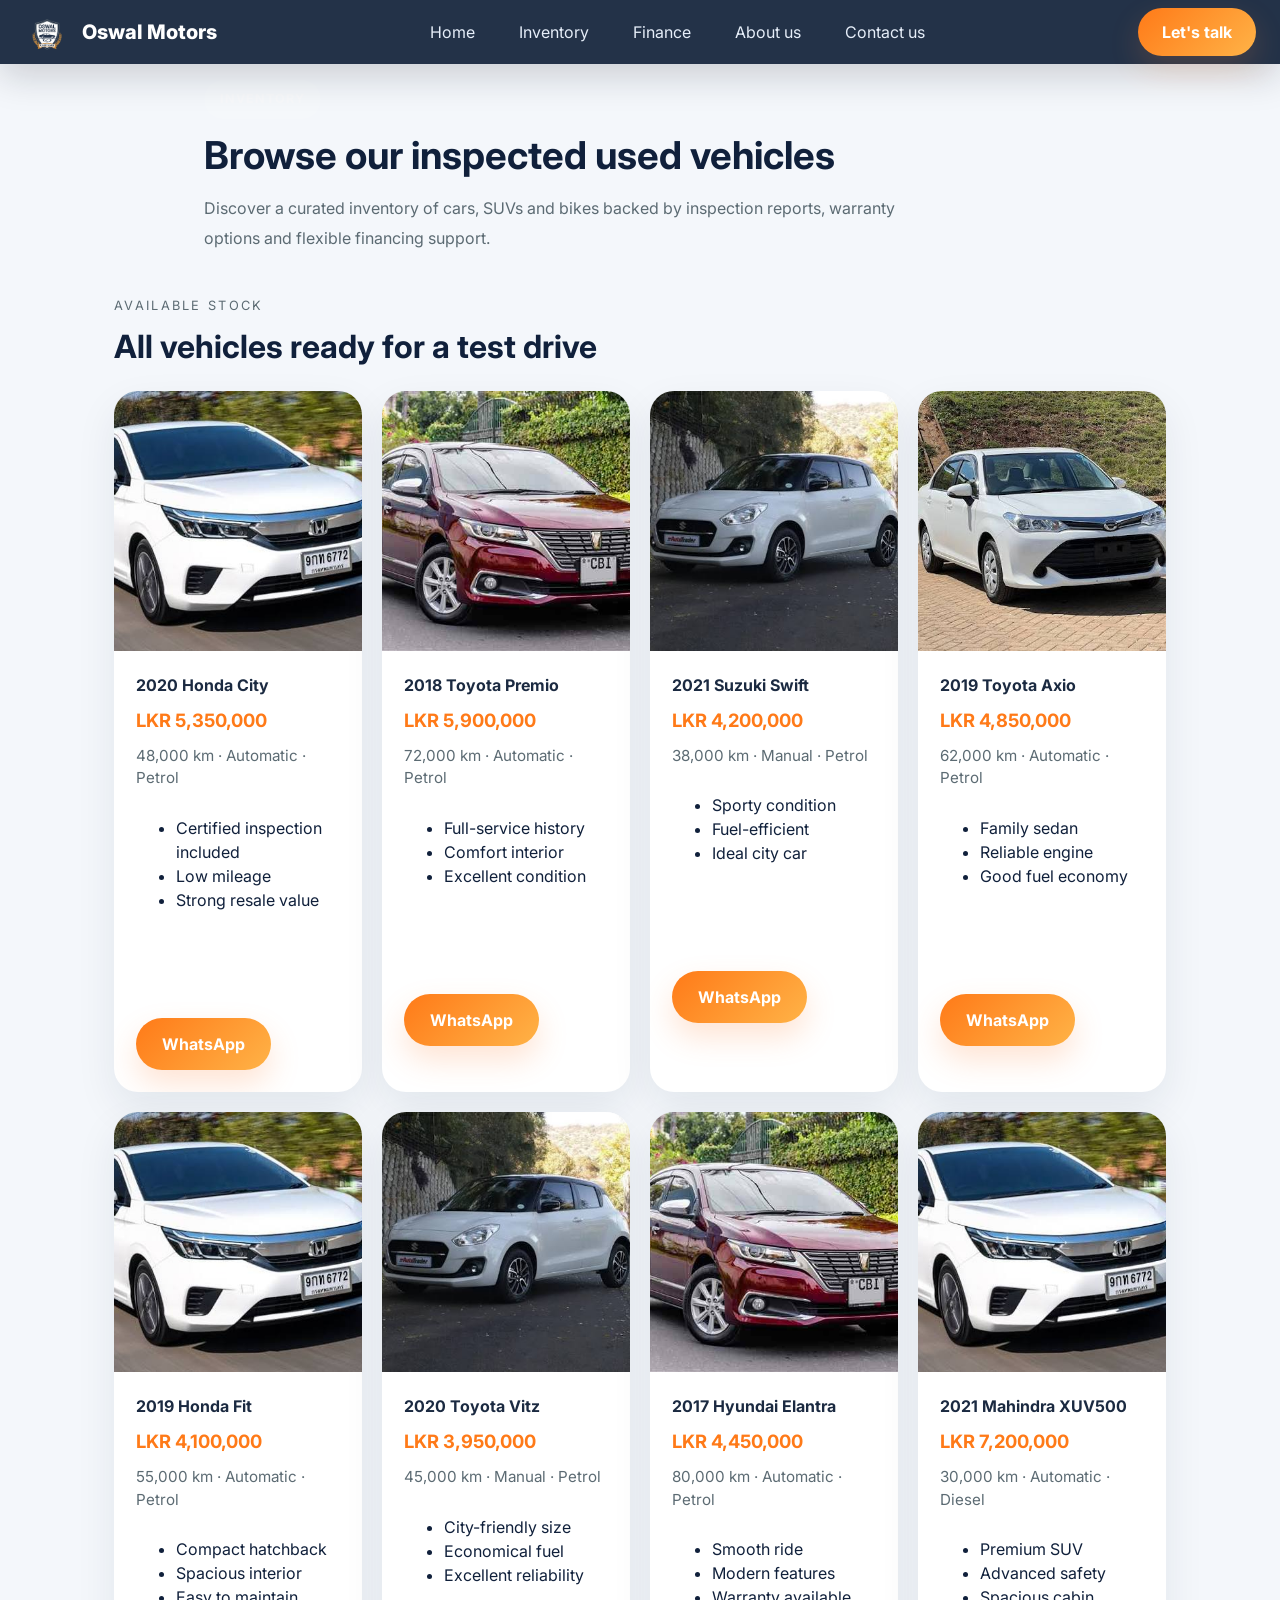
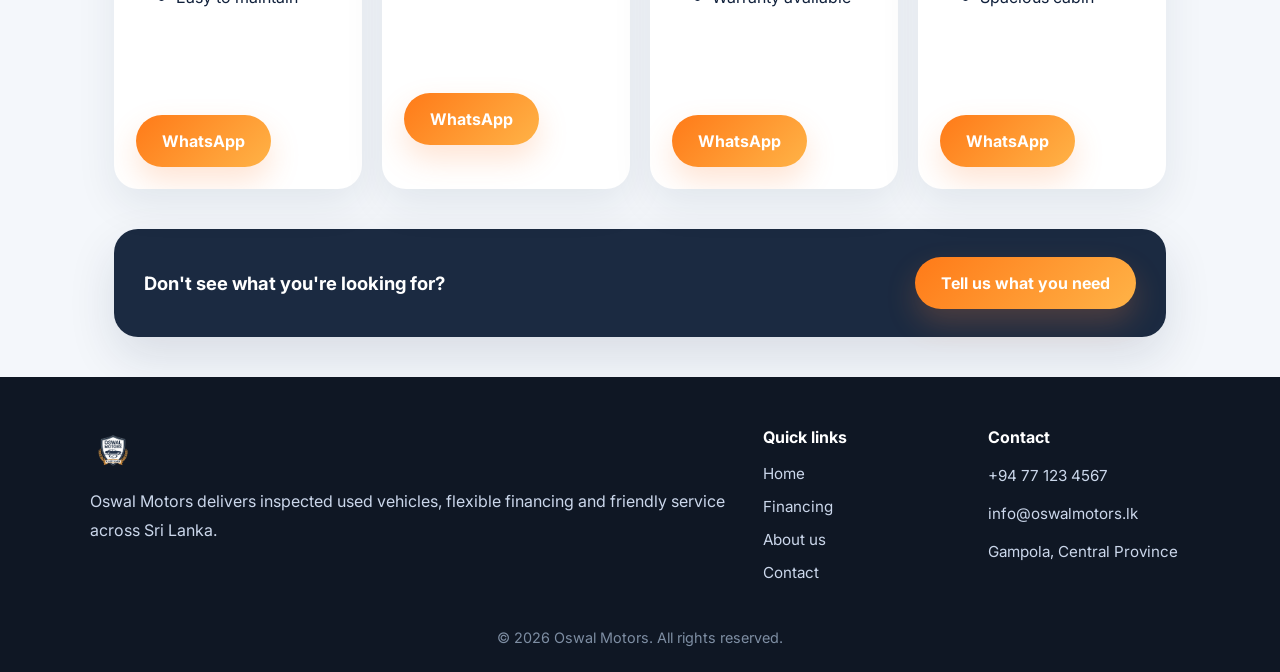
<file: inventory.html>
﻿<!DOCTYPE html>
<html lang="en">

<head>
  <meta charset="UTF-8">
  <meta name="viewport" content="width=device-width, initial-scale=1.0">
  <title>Inventory | Oswal Motors</title>
  <link rel="stylesheet" href="css/style.css">
</head>

<body>
  <nav class="navbar">
    <div class="logo">
      <img src="imgs/logo/logo.svg" alt="Oswal Motors Logo" class="logo-image">
      <h1>Oswal Motors</h1>
    </div>
    <button class="menu-toggle">
      <span></span>
      <span></span>
      <span></span>
    </button>
    <div class="menu-items">
      <ul>
        <li><a href="index.html">Home</a></li>
        <li><a href="inventory.html">Inventory</a></li>
        <li><a href="financing.html">Finance</a></li>
        <li><a href="about.html">About us</a></li>
        <li><a href="contact.html">Contact us</a></li>
      </ul>
    </div>
    <a href="contact.html" class="header-cta">Let's talk</a>
  </nav>

  <main style="margin-top: 80px;">
    <section class="page-header">
      <span class="page-highlight">Inventory</span>
      <h1>Browse our inspected used vehicles</h1>
      <p class="page-intro">Discover a curated inventory of cars, SUVs and bikes backed by inspection reports, warranty options and flexible financing support.</p>
    </section>

    <section class="section">
      <div class="section-header">
        <p class="section-label">Available stock</p>
        <h2>All vehicles ready for a test drive</h2>
      </div>

      <div class="inventory-grid">
        <article class="inventory-card">
          <div class="vehicle-image"><img src="imgs/Honda City.jpg" alt="2020 Honda City"></div>
          <div class="vehicle-copy">
            <p class="inventory-name">2020 Honda City</p>
            <p class="inventory-price">LKR 5,350,000</p>
            <p class="inventory-specs">48,000 km · Automatic · Petrol</p>
            <ul class="vehicle-features">
              <li>Certified inspection included</li>
              <li>Low mileage</li>
              <li>Strong resale value</li>
            </ul>
            <div class="vehicle-actions">
              <a href="contact.html" class="button-secondary">Request Info</a>
              <a href="contact.html" class="button-primary">WhatsApp</a>
            </div>
          </div>
        </article>

        <article class="inventory-card">
          <div class="vehicle-image"><img src="imgs/Toyota Premio.jpg" alt="2018 Toyota Premio"></div>
          <div class="vehicle-copy">
            <p class="inventory-name">2018 Toyota Premio</p>
            <p class="inventory-price">LKR 5,900,000</p>
            <p class="inventory-specs">72,000 km · Automatic · Petrol</p>
            <ul class="vehicle-features">
              <li>Full-service history</li>
              <li>Comfort interior</li>
              <li>Excellent condition</li>
            </ul>
            <div class="vehicle-actions">
              <a href="contact.html" class="button-secondary">Request Info</a>
              <a href="contact.html" class="button-primary">WhatsApp</a>
            </div>
          </div>
        </article>

        <article class="inventory-card">
          <div class="vehicle-image"><img src="imgs/Suzuki Swift.jpg" alt="2021 Suzuki Swift"></div>
          <div class="vehicle-copy">
            <p class="inventory-name">2021 Suzuki Swift</p>
            <p class="inventory-price">LKR 4,200,000</p>
            <p class="inventory-specs">38,000 km · Manual · Petrol</p>
            <ul class="vehicle-features">
              <li>Sporty condition</li>
              <li>Fuel-efficient</li>
              <li>Ideal city car</li>
            </ul>
            <div class="vehicle-actions">
              <a href="contact.html" class="button-secondary">Request Info</a>
              <a href="contact.html" class="button-primary">WhatsApp</a>
            </div>
          </div>
        </article>

        <article class="inventory-card">
          <div class="vehicle-image"><img src="imgs/images.jpg" alt="2019 Toyota Axio"></div>
          <div class="vehicle-copy">
            <p class="inventory-name">2019 Toyota Axio</p>
            <p class="inventory-price">LKR 4,850,000</p>
            <p class="inventory-specs">62,000 km · Automatic · Petrol</p>
            <ul class="vehicle-features">
              <li>Family sedan</li>
              <li>Reliable engine</li>
              <li>Good fuel economy</li>
            </ul>
            <div class="vehicle-actions">
              <a href="contact.html" class="button-secondary">Request Info</a>
              <a href="contact.html" class="button-primary">WhatsApp</a>
            </div>
          </div>
        </article>

        <article class="inventory-card">
          <div class="vehicle-image"><img src="imgs/Honda City.jpg" alt="2019 Honda Fit"></div>
          <div class="vehicle-copy">
            <p class="inventory-name">2019 Honda Fit</p>
            <p class="inventory-price">LKR 4,100,000</p>
            <p class="inventory-specs">55,000 km · Automatic · Petrol</p>
            <ul class="vehicle-features">
              <li>Compact hatchback</li>
              <li>Spacious interior</li>
              <li>Easy to maintain</li>
            </ul>
            <div class="vehicle-actions">
              <a href="contact.html" class="button-secondary">Request Info</a>
              <a href="contact.html" class="button-primary">WhatsApp</a>
            </div>
          </div>
        </article>

        <article class="inventory-card">
          <div class="vehicle-image"><img src="imgs/Suzuki Swift.jpg" alt="2020 Toyota Vitz"></div>
          <div class="vehicle-copy">
            <p class="inventory-name">2020 Toyota Vitz</p>
            <p class="inventory-price">LKR 3,950,000</p>
            <p class="inventory-specs">45,000 km · Manual · Petrol</p>
            <ul class="vehicle-features">
              <li>City-friendly size</li>
              <li>Economical fuel</li>
              <li>Excellent reliability</li>
            </ul>
            <div class="vehicle-actions">
              <a href="contact.html" class="button-secondary">Request Info</a>
              <a href="contact.html" class="button-primary">WhatsApp</a>
            </div>
          </div>
        </article>

        <article class="inventory-card">
          <div class="vehicle-image"><img src="imgs/Toyota Premio.jpg" alt="2017 Hyundai Elantra"></div>
          <div class="vehicle-copy">
            <p class="inventory-name">2017 Hyundai Elantra</p>
            <p class="inventory-price">LKR 4,450,000</p>
            <p class="inventory-specs">80,000 km · Automatic · Petrol</p>
            <ul class="vehicle-features">
              <li>Smooth ride</li>
              <li>Modern features</li>
              <li>Warranty available</li>
            </ul>
            <div class="vehicle-actions">
              <a href="contact.html" class="button-secondary">Request Info</a>
              <a href="contact.html" class="button-primary">WhatsApp</a>
            </div>
          </div>
        </article>

        <article class="inventory-card">
          <div class="vehicle-image"><img src="imgs/Honda City.jpg" alt="2021 Mahindra XUV500"></div>
          <div class="vehicle-copy">
            <p class="inventory-name">2021 Mahindra XUV500</p>
            <p class="inventory-price">LKR 7,200,000</p>
            <p class="inventory-specs">30,000 km · Automatic · Diesel</p>
            <ul class="vehicle-features">
              <li>Premium SUV</li>
              <li>Advanced safety</li>
              <li>Spacious cabin</li>
            </ul>
            <div class="vehicle-actions">
              <a href="contact.html" class="button-secondary">Request Info</a>
              <a href="contact.html" class="button-primary">WhatsApp</a>
            </div>
          </div>
        </article>
      </div>
    </section>

    <section class="section closing-cta-section">
      <div class="closing-cta">
        <p>Don't see what you're looking for?</p>
        <a href="contact.html" class="button-primary">Tell us what you need</a>
      </div>
    </section>
  </main>

  <footer class="footer">
    <div class="footer-inner">
      <div class="footer-brand">
        <img src="imgs/logo/logo.svg" alt="Oswal Motors" class="logo-image">
        <p>Oswal Motors delivers inspected used vehicles, flexible financing and friendly service across Sri Lanka.</p>
      </div>
      <div class="footer-links">
        <div>
          <h3>Quick links</h3>
          <a href="index.html">Home</a>
          <a href="financing.html">Financing</a>
          <a href="about.html">About us</a>
          <a href="contact.html">Contact</a>
        </div>
        <div>
          <h3>Contact</h3>
          <p>+94 77 123 4567</p>
          <p>info@oswalmotors.lk</p>
          <p>Gampola, Central Province</p>
        </div>
      </div>
    </div>
    <div class="footer-bottom">&copy; 2026 Oswal Motors. All rights reserved.</div>
  </footer>
  <script src="js/main.js"></script>
</body>

</html>
</file>
<file: css/style.css>
﻿@import url('https://fonts.googleapis.com/css2?family=Inter:ital,opsz,wght@0,14..32,100..900;1,14..32,100..900&family=Plus+Jakarta+Sans:ital,wght@0,200..800;1,200..800&display=swap');

:root {
  color-scheme: dark;
  font-family: 'Inter', 'Plus Jakarta Sans', system-ui, -apple-system, 'Segoe UI', Roboto, 'Helvetica Neue', Arial, sans-serif;
  font-size: 16px;
  line-height: 1.5;
  color: #10203b;
  background: #f5f7fb;
}

*, *::before, *::after {
  box-sizing: border-box;
}

html {
  scroll-behavior: smooth;
}

body {
  margin: 0;
  min-height: 100vh;
  background: #f4f7fb;
  color: #10203b;
}

img {
  max-width: 100%;
  display: block;
}

a {
  color: inherit;
  text-decoration: none;
}

button, input, textarea, select {
  font: inherit;
}

button {
  cursor: pointer;
}

.navbar {
  position: fixed;
  top: 0;
  left: 0;
  right: 0;
  height: 64px;
  display: flex;
  align-items: center;
  justify-content: space-between;
  padding: 0 24px;
  background-color: rgba(27, 42, 65, 0.96);
  box-shadow: 0 12px 36px rgba(11, 20, 35, 0.18);
  z-index: 1000;
}

.logo {
  display: flex;
  align-items: center;
  gap: 12px;
}

.logo-image {
  width: 46px;
  height: auto;
}

.logo h1 {
  margin: 0;
  font-size: 20px;
  font-weight: 800;
  color: #ffffff;
}

.menu-items ul {
  display: flex;
  gap: 20px;
  margin: 0;
  padding: 0;
  list-style: none;
}

.menu-items a {
  color: #e6eef9;
  padding: 10px 12px;
  border-radius: 10px;
  transition: background 180ms ease, color 180ms ease;
}

.menu-items a:hover,
.menu-items a:focus-visible {
  background: rgba(255, 255, 255, 0.08);
  color: #ffffff;
}

.header-cta {
  border: none;
  padding: 12px 24px;
  border-radius: 999px;
  background: linear-gradient(135deg, #ff7a18 0%, #ffb347 100%);
  color: #ffffff;
  font-weight: 700;
  transition: transform 180ms ease, box-shadow 180ms ease, opacity 180ms ease;
  box-shadow: 0 12px 30px rgba(255, 134, 61, 0.18);
}

.header-cta:hover,
.header-cta:focus-visible {
  transform: translateY(-1px);
  opacity: 0.98;
}



.section {
  width: 100%;
  max-width: 1100px;
  margin: 0 auto 40px;
  padding: 0 24px;
}

.section-header {
  margin-bottom: 20px;
}

.section-label {
  margin: 0 0 8px;
  color: #5c6b73;
  text-transform: uppercase;
  letter-spacing: 0.18em;
  font-size: 0.8rem;
}

.section-header h2 {
  margin: 0;
  font-size: 2rem;
  color: #10203b;
  font-weight: 700;
}

.hero-section {
  width: 100%;
  overflow: hidden;
}

.hs-bg {
  min-height: 100vh;
  background: linear-gradient(180deg, rgba(10, 16, 34, 0.84), rgba(10, 16, 34, 0.84)), url("../imgs/hero-sec background.png") center/cover no-repeat;
  display: flex;
  align-items: center;
  justify-content: center;
}

.hero-content {
  max-width: 620px;
  padding: 48px 32px;
  color: #ffffff;
}

.eyebrow {
  margin: 0 0 16px;
  color: #dbe7ff;
  font-size: 0.8rem;
  letter-spacing: 0.18em;
  text-transform: uppercase;
}

.hero-content h1 {
  margin: 0;
  font-size: clamp(2.8rem, 5vw, 4.2rem);
  line-height: 1.02;
  font-weight: 800;
}

.hero-copy {
  margin: 24px 0 32px;
  color: #e4ecff;
  font-size: 1rem;
  line-height: 1.8;
}

.hero-buttons {
  display: flex;
  flex-wrap: wrap;
  gap: 14px;
}

.button-primary,
.button-secondary {
  display: inline-flex;
  align-items: center;
  justify-content: center;
  padding: 14px 26px;
  border-radius: 999px;
  font-weight: 700;
  transition: transform 180ms ease, background 180ms ease, box-shadow 180ms ease;
}

.button-primary {
  background: linear-gradient(135deg, #ff7a18 0%, #ffb347 100%);
  color: #ffffff;
  box-shadow: 0 14px 30px rgba(255, 134, 61, 0.22);
}

.button-secondary {
  background: rgba(255, 255, 255, 0.12);
  color: #ffffff;
  border: 1px solid rgba(255, 255, 255, 0.24);
}

.button-primary:hover,
.button-secondary:hover {
  transform: translateY(-1px);
}

.trust-section {
  margin-top: -40px;
}

.trust-grid {
  display: grid;
  grid-template-columns: repeat(4, minmax(0, 1fr));
  gap: 16px;
}

.trust-card {
  display: flex;
  align-items: center;
  gap: 14px;
  padding: 18px 20px;
  border-radius: 18px;
  background: #ffffff;
  box-shadow: 0 8px 24px rgba(17, 34, 68, 0.06);
}

.trust-icon {
  width: 44px;
  height: 44px;
  display: grid;
  place-items: center;
  border-radius: 50%;
  background: #1b2a41;
  color: #ffffff;
  font-size: 1.1rem;
}

.trust-card p {
  margin: 0;
  font-weight: 700;
  color: #0f1724;
}

.featured-section {
  margin-top: 40px;
}

.inventory-grid,
.vehicle-grid {
  display: grid;
  grid-template-columns: repeat(4, minmax(0, 1fr));
  gap: 20px;
}

.page-header {
  max-width: 920px;
  margin: 0 auto 42px;
  padding: 0 24px;
}

.page-header h1 {
  margin: 16px 0 18px;
  font-size: clamp(2rem, 3vw, 3rem);
  line-height: 1.05;
}

.page-intro {
  margin: 0;
  max-width: 740px;
  color: #5c6b73;
  font-size: 1rem;
  line-height: 1.9;
}

.vehicle-grid {
  display: grid;
  grid-template-columns: repeat(4, minmax(0, 1fr));
  gap: 20px;
}

.vehicle-card,
.service-card,
.value-card,
.contact-card,
.inventory-card {
  border-radius: 24px;
  background: #ffffff;
  box-shadow: 0 16px 40px rgba(17, 34, 68, 0.08);
  overflow: hidden;
  display: flex;
  flex-direction: column;
}

.inventory-card {
  border-radius: 24px;
  background: #ffffff;
  box-shadow: 0 16px 40px rgba(17, 34, 68, 0.08);
  overflow: hidden;
  display: flex;
  flex-direction: column;
}

.vehicle-image {
  min-height: 260px;
  background: #f2f5fb;
  display: grid;
  place-items: center;
}

.vehicle-image img {
  width: 100%;
  height: 100%;
  object-fit: cover;
}

.vehicle-copy,
.contact-card,
.service-card,
.value-card {
  padding: 22px;
  display: flex;
  flex-direction: column;
  gap: 10px;
}

.vehicle-year,
.inventory-name {
  margin: 0;
  font-size: 1rem;
  font-weight: 700;
  color: #1b2a41;
}

.vehicle-price,
.inventory-price {
  margin: 0;
  font-size: 1.15rem;
  font-weight: 700;
  color: #ff7a18;
}

.vehicle-specs,
.inventory-specs,
.value-card span {
  margin: 0;
  color: #5c6b73;
  font-size: 0.95rem;
}

.vehicle-actions {
  display: flex;
  flex-wrap: wrap;
  gap: 10px;
  margin-top: 16px;
}

.closing-cta-section {
  margin-top: 40px;
}

.closing-cta {
  display: flex;
  align-items: center;
  justify-content: space-between;
  gap: 18px;
  padding: 28px 30px;
  border-radius: 24px;
  background: #1B2A41;
  color: #ffffff;
  box-shadow: 0 20px 48px rgba(17, 34, 68, 0.12);
}

.closing-cta p {
  margin: 0;
  font-size: 1.15rem;
  font-weight: 700;
  line-height: 1.4;
}

.contact-form {
  display: grid;
  gap: 18px;
  background: #ffffff;
  padding: 28px;
  border-radius: 24px;
  box-shadow: 0 16px 40px rgba(17, 34, 68, 0.08);
}

.form-row {
  display: grid;
  grid-template-columns: repeat(2, minmax(0, 1fr));
  gap: 18px;
}

.form-field {
  display: flex;
  flex-direction: column;
  gap: 8px;
}

.form-field label {
  font-size: 0.95rem;
  font-weight: 700;
  color: #10203b;
}

.form-field input,
.form-field textarea,
.form-field select {
  border: 1px solid #dbe3ee;
  border-radius: 16px;
  background: #f8fbff;
  color: #10203b;
  padding: 14px 16px;
  outline: none;
}

.form-field textarea {
  min-height: 160px;
  resize: vertical;
}

.form-submit {
  align-self: flex-start;
  padding: 14px 28px;
  border-radius: 999px;
  border: none;
  background: linear-gradient(135deg, #ff7a18 0%, #ffb347 100%);
  color: #ffffff;
  font-weight: 700;
}

.footer {
  background: #0f1724;
  color: #d2dce8;
  padding: 48px 24px 24px;
}

.footer-inner {
  max-width: 1100px;
  margin: 0 auto;
  display: grid;
  grid-template-columns: 1.5fr 1fr;
  gap: 32px;
  align-items: start;
}

.footer-brand p {
  margin: 16px 0 0;
  line-height: 1.8;
  color: #cbd7eb;
}

.footer-links {
  display: grid;
  grid-template-columns: repeat(2, minmax(0, 1fr));
  gap: 24px;
}

.footer-links h3 {
  margin: 0 0 14px;
  color: #ffffff;
  font-size: 1rem;
}

.footer-links a,
.footer-links p {
  display: block;
  color: #cbd7eb;
  text-decoration: none;
  margin-bottom: 10px;
  font-size: 0.95rem;
}

.footer-links a:hover {
  color: #ffffff;
}

.footer-bottom {
  max-width: 1100px;
  margin: 32px auto 0;
  color: #7e8ea3;
  font-size: 0.9rem;
  text-align: center;
}

.page-banner {
  width: 100%;
  background: linear-gradient(135deg, #1b2a41 0%, #25395c 100%);
  color: #ffffff;
  padding: 64px 24px;
  border-radius: 32px;
  overflow: hidden;
}

.page-banner p {
  margin: 16px 0 0;
  max-width: 680px;
  color: #dbe7ff;
  line-height: 1.8;
}

.page-banner .banner-actions {
  margin-top: 26px;
  display: flex;
  gap: 14px;
  flex-wrap: wrap;
}

.page-highlight {
  display: inline-flex;
  padding: 10px 16px;
  border-radius: 999px;
  background: rgba(255, 255, 255, 0.08);
  color: #f8f9fb;
  font-weight: 700;
  letter-spacing: 0.08em;
  text-transform: uppercase;
  font-size: 0.78rem;
}

/* Mobile Menu Toggle */
.menu-toggle {
  display: none;
  background: none;
  border: none;
  color: #ffffff;
  font-size: 1.5rem;
  cursor: pointer;
  z-index: 1001;
}

.menu-toggle span {
  display: block;
  width: 24px;
  height: 2px;
  background: #ffffff;
  margin: 6px 0;
  transition: all 200ms ease;
}

.menu-toggle.active span:nth-child(1) {
  transform: rotate(45deg) translate(10px, 10px);
}

.menu-toggle.active span:nth-child(2) {
  opacity: 0;
}

.menu-toggle.active span:nth-child(3) {
  transform: rotate(-45deg) translate(7px, -7px);
}

/* Service & Value Cards */
.service-grid,
.value-grid {
  display: grid;
  grid-template-columns: repeat(3, minmax(0, 1fr));
  gap: 20px;
}

.service-card,
.value-card {
  border-radius: 24px;
  background: #ffffff;
  box-shadow: 0 16px 40px rgba(17, 34, 68, 0.08);
  overflow: hidden;
  padding: 24px;
  display: flex;
  flex-direction: column;
  gap: 12px;
}

.service-card h3,
.value-card h3 {
  margin: 0;
  font-size: 1.1rem;
  font-weight: 700;
  color: #1b2a41;
}

.service-card p,
.value-card p {
  margin: 0;
  color: #5c6b73;
  font-size: 0.95rem;
  line-height: 1.6;
}

/* Financing Form */
.financing-form {
  background: #ffffff;
  padding: 32px;
  border-radius: 24px;
  box-shadow: 0 16px 40px rgba(17, 34, 68, 0.08);
  max-width: 700px;
  margin: 0 auto;
}

.financing-form h3 {
  margin: 0 0 24px;
  font-size: 1.5rem;
  font-weight: 700;
  color: #1b2a41;
}

/* Tablets: 768px to 1024px */
@media (max-width: 1024px) {
  .vehicle-grid,
  .inventory-grid,
  .service-grid,
  .value-grid {
    grid-template-columns: repeat(2, minmax(0, 1fr));
  }
  .footer-inner {
    grid-template-columns: 1fr;
  }
  .closing-cta {
    flex-direction: column;
    text-align: center;
  }
}

/* Small tablets and large phones: 768px */
@media (max-width: 768px) {
  :root {
    font-size: 15px;
  }

  .navbar {
    padding: 0 16px;
    height: 60px;
  }

  .logo h1 {
    font-size: 18px;
  }

  .logo-image {
    width: 40px;
  }

  .menu-items {
    position: fixed;
    top: 60px;
    left: 0;
    right: 0;
    background: rgba(27, 42, 65, 0.98);
    backdrop-filter: blur(10px);
    max-height: 0;
    overflow: hidden;
    transition: max-height 300ms ease;
    z-index: 999;
  }

  .menu-items.active {
    max-height: 300px;
  }

  .menu-items ul {
    display: flex;
    flex-direction: column;
    gap: 0;
    padding: 16px 0;
    margin: 0;
  }

  .menu-items li {
    padding: 0;
  }

  .menu-items a {
    display: block;
    padding: 12px 24px;
    color: #e6eef9;
    border-radius: 0;
  }

  .menu-items a:hover {
    background: rgba(255, 255, 255, 0.1);
    color: #ffffff;
  }

  .menu-toggle {
    display: block;
  }

  .header-cta {
    padding: 10px 18px;
    font-size: 0.9rem;
  }

  .section,
  .closing-cta-section {
    padding: 0 16px;
    margin-bottom: 30px;
  }

  .section-header h2 {
    font-size: 1.5rem;
  }

  .hero-content {
    padding: 30px 20px;
    max-width: 100%;
  }

  .hero-content h1 {
    font-size: clamp(1.8rem, 4vw, 2.8rem);
  }

  .hero-buttons {
    flex-direction: column;
    gap: 12px;
  }

  .button-primary,
  .button-secondary {
    width: 100%;
  }

  .trust-grid,
  .vehicle-grid,
  .inventory-grid,
  .service-grid,
  .value-grid {
    grid-template-columns: 1fr;
    gap: 16px;
  }

  .trust-card {
    flex-direction: column;
    text-align: center;
    padding: 16px;
  }

  .trust-icon {
    width: 48px;
    height: 48px;
  }

  .vehicle-actions,
  .vehicle-actions > * {
    width: 100%;
  }

  .vehicle-actions .button-primary,
  .vehicle-actions .button-secondary {
    width: 100%;
  }

  .form-row {
    grid-template-columns: 1fr;
    gap: 12px;
  }

  .form-field input,
  .form-field textarea,
  .form-field select {
    padding: 12px 14px;
    font-size: 1rem;
  }

  .form-field textarea {
    min-height: 120px;
  }

  .closing-cta {
    flex-direction: column;
    text-align: center;
    padding: 20px 24px;
    gap: 16px;
  }

  .page-header {
    margin-bottom: 30px;
  }

  .page-header h1 {
    font-size: clamp(1.5rem, 3vw, 2.2rem);
  }

  .page-banner {
    padding: 32px 16px;
    border-radius: 24px;
  }

  .footer-inner {
    grid-template-columns: 1fr;
    gap: 24px;
  }

  .footer {
    padding: 32px 16px 16px;
  }

  .footer-bottom {
    margin-top: 24px;
  }
}

/* Phones: 480px to 767px */
@media (max-width: 480px) {
  :root {
    font-size: 14px;
  }

  .navbar {
    height: 56px;
    padding: 0 12px;
  }

  .logo h1 {
    font-size: 16px;
  }

  .logo-image {
    width: 36px;
  }

  .section-header h2 {
    font-size: 1.3rem;
  }

  .hero-content {
    padding: 24px 16px;
  }

  .hero-content h1 {
    font-size: clamp(1.5rem, 3vw, 2.2rem);
    line-height: 1.1;
  }

  .eyebrow {
    font-size: 0.75rem;
  }

  .hero-copy {
    font-size: 0.95rem;
    margin: 16px 0 24px;
  }

  .button-primary,
  .button-secondary {
    padding: 12px 20px;
    font-size: 0.9rem;
  }

  .trust-card {
    padding: 12px;
    gap: 10px;
  }

  .trust-icon {
    width: 40px;
    height: 40px;
    font-size: 1rem;
  }

  .vehicle-image {
    min-height: 200px;
  }

  .vehicle-copy,
  .contact-card,
  .service-card,
  .value-card {
    padding: 16px;
    gap: 8px;
  }

  .vehicle-year,
  .inventory-name {
    font-size: 0.95rem;
  }

  .vehicle-price,
  .inventory-price {
    font-size: 1rem;
  }

  .vehicle-specs,
  .inventory-specs {
    font-size: 0.9rem;
  }

  .vehicle-actions {
    flex-direction: column;
    gap: 8px;
  }

  .vehicle-actions a {
    width: 100%;
    padding: 10px 16px;
    font-size: 0.9rem;
  }

  .page-header h1 {
    font-size: clamp(1.3rem, 2.5vw, 1.8rem);
    margin: 12px 0 14px;
  }

  .page-intro {
    font-size: 0.95rem;
  }

  .form-field label {
    font-size: 0.9rem;
  }

  .form-field input,
  .form-field textarea,
  .form-field select {
    padding: 10px 12px;
    font-size: 1rem;
  }

  .form-field textarea {
    min-height: 100px;
  }

  .form-submit {
    width: 100%;
    padding: 12px 20px;
  }

  .closing-cta p {
    font-size: 1rem;
  }

  .contact-form {
    padding: 20px;
  }

  .financing-form {
    padding: 20px;
  }

  .financing-form h3 {
    font-size: 1.2rem;
    margin-bottom: 16px;
  }

  .service-card h3,
  .value-card h3 {
    font-size: 1rem;
  }

  .service-card p,
  .value-card p {
    font-size: 0.9rem;
  }

  .page-banner {
    padding: 24px 12px;
    border-radius: 16px;
  }

  .page-banner h2 {
    font-size: 1.3rem;
  }

  .page-banner p {
    font-size: 0.95rem;
    margin-top: 12px;
  }

  .footer-links {
    grid-template-columns: 1fr;
    gap: 20px;
  }

  .footer-links a,
  .footer-links p {
    font-size: 0.9rem;
  }
}

/* Extra small phones: < 360px */
@media (max-width: 360px) {
  .section-header h2 {
    font-size: 1.1rem;
  }

  .hero-buttons {
    flex-direction: column;
  }

  .button-primary,
  .button-secondary {
    width: 100%;
    padding: 10px 16px;
    font-size: 0.85rem;
  }
}
</file>
